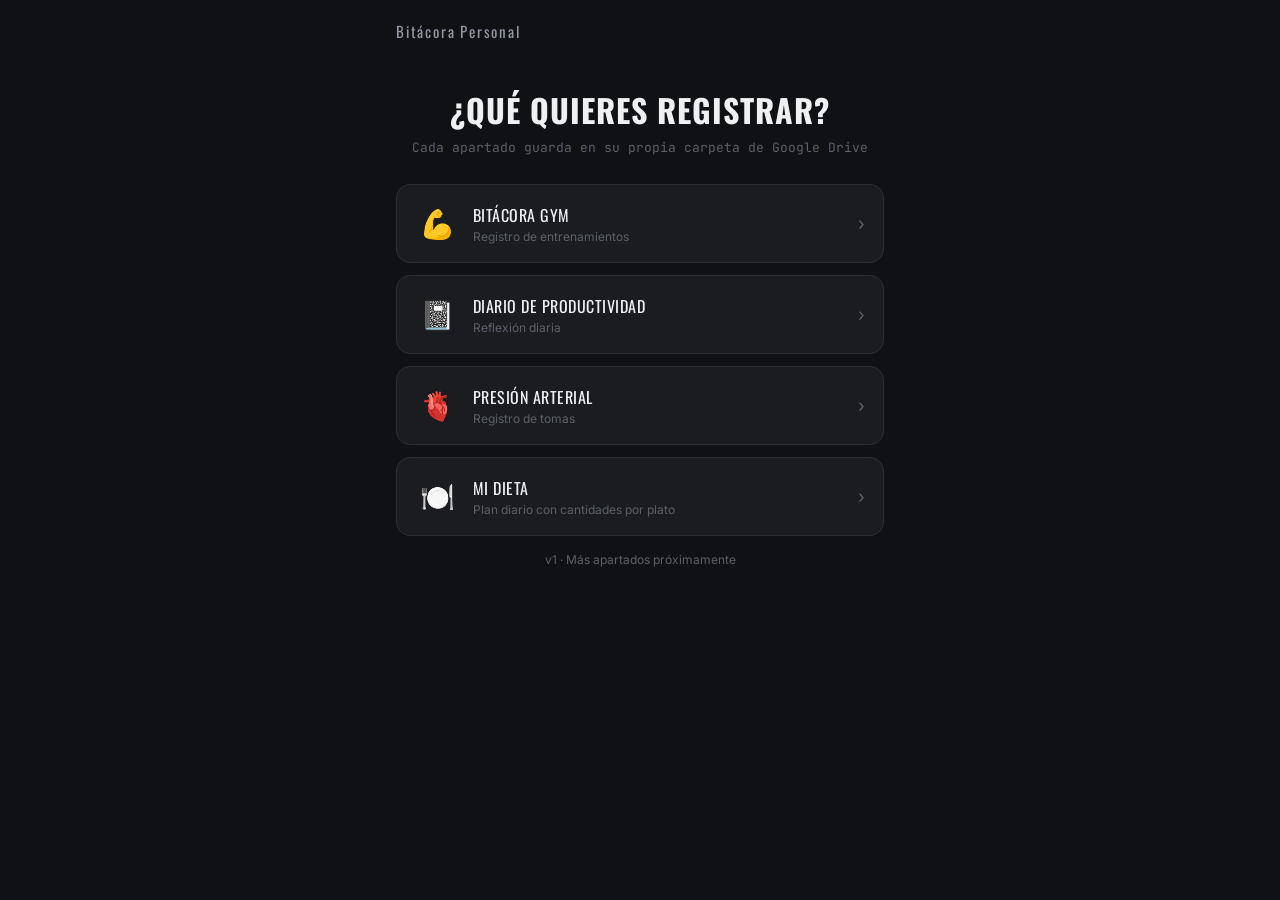
<file: index.html>
<!DOCTYPE html>
<html lang="es">
<head>
<meta charset="UTF-8">
<meta name="viewport" content="width=device-width, initial-scale=1, viewport-fit=cover">
<title>Bitácora Personal</title>
<meta name="apple-mobile-web-app-capable" content="yes">
<meta name="apple-mobile-web-app-status-bar-style" content="black-translucent">
<meta name="apple-mobile-web-app-title" content="Bitácora">
<meta name="mobile-web-app-capable" content="yes">
<meta name="theme-color" content="#101114">
<link rel="preconnect" href="https://fonts.googleapis.com">
<link rel="preconnect" href="https://fonts.gstatic.com" crossorigin>
<link href="https://fonts.googleapis.com/css2?family=Oswald:wght@500;600;700&family=Inter:wght@400;500;600&family=JetBrains+Mono:wght@500;600&display=swap" rel="stylesheet">
<link rel="stylesheet" href="shared/styles.css">
</head>
<body>

<div class="top">
  <span class="brand">Bitácora Personal</span>
</div>

<div class="hub-title"><h1>¿Qué quieres registrar?</h1></div>
<div class="hub-sub">Cada apartado guarda en su propia carpeta de Google Drive</div>

<a class="hub-card" href="gym.html">
  <div class="hub-icon">💪</div>
  <div>
    <div class="hub-card-title">Bitácora Gym</div>
    <div class="hub-card-sub">Registro de entrenamientos</div>
  </div>
  <div class="hub-card-arrow">›</div>
</a>

<a class="hub-card" href="journal.html">
  <div class="hub-icon">📓</div>
  <div>
    <div class="hub-card-title">Diario de Productividad</div>
    <div class="hub-card-sub">Reflexión diaria</div>
  </div>
  <div class="hub-card-arrow">›</div>
</a>

<a class="hub-card" href="presion.html">
  <div class="hub-icon">🫀</div>
  <div>
    <div class="hub-card-title">Presión Arterial</div>
    <div class="hub-card-sub">Registro de tomas</div>
  </div>
  <div class="hub-card-arrow">›</div>
</a>

<a class="hub-card" href="dieta.html">
  <div class="hub-icon">🍽️</div>
  <div>
    <div class="hub-card-title">Mi Dieta</div>
    <div class="hub-card-sub">Plan diario con cantidades por plato</div>
  </div>
  <div class="hub-card-arrow">›</div>
</a>

<div class="setup">v1 · Más apartados próximamente</div>

</body>
</html>
</file>
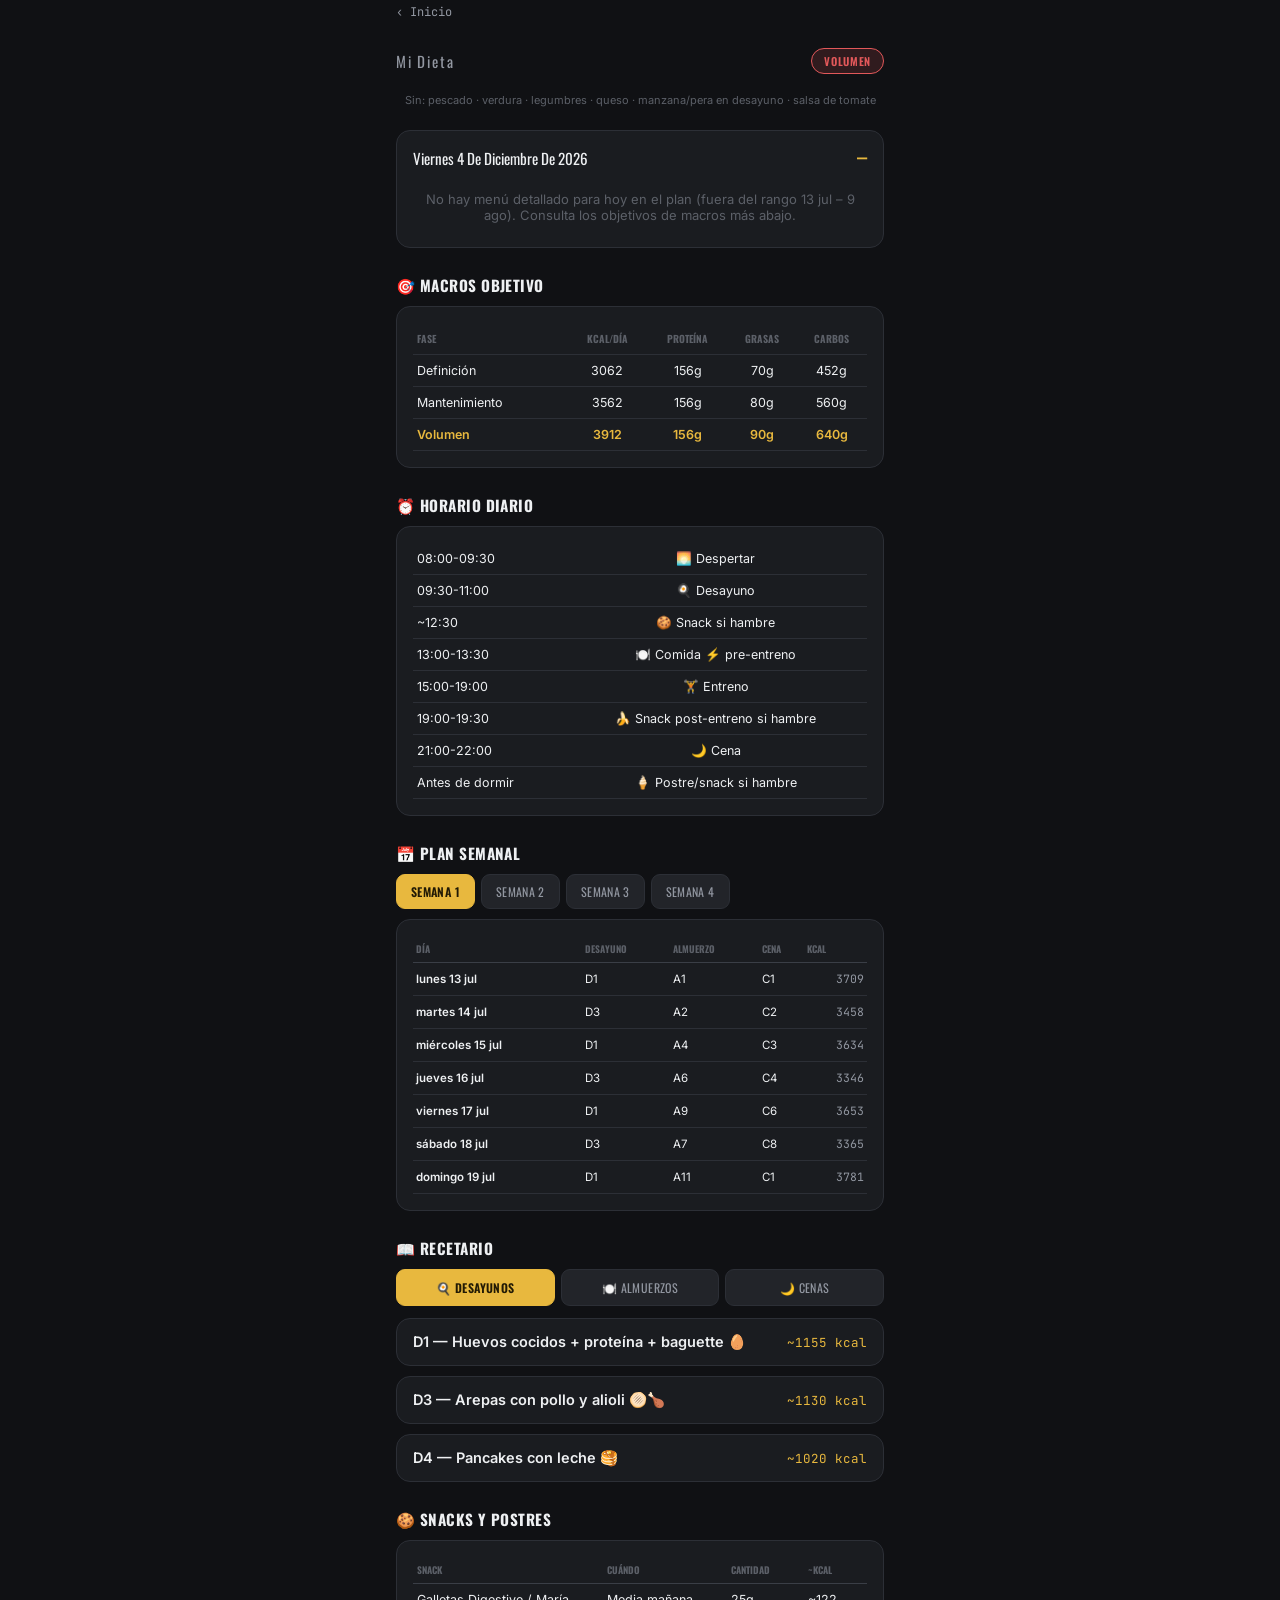
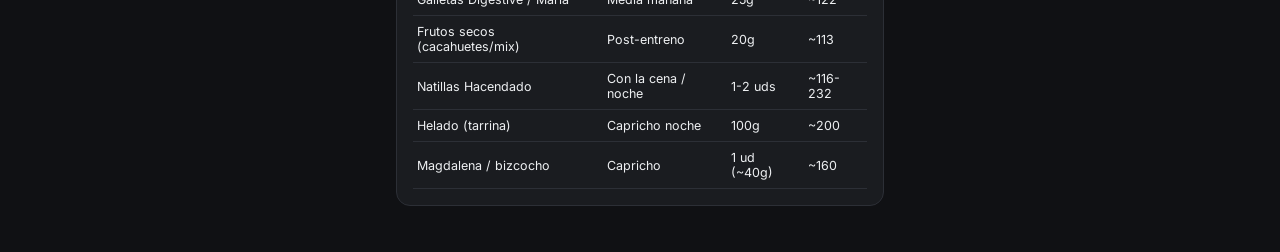
<file: dieta.html>
<!DOCTYPE html>
<html lang="es">
<head>
<meta charset="UTF-8">
<meta name="viewport" content="width=device-width, initial-scale=1, viewport-fit=cover">
<title>Mi Dieta</title>
<meta name="apple-mobile-web-app-capable" content="yes">
<meta name="apple-mobile-web-app-status-bar-style" content="black-translucent">
<meta name="apple-mobile-web-app-title" content="Dieta">
<meta name="mobile-web-app-capable" content="yes">
<meta name="theme-color" content="#101114">
<link rel="preconnect" href="https://fonts.googleapis.com">
<link rel="preconnect" href="https://fonts.gstatic.com" crossorigin>
<link href="https://fonts.googleapis.com/css2?family=Oswald:wght@500;600;700&family=Inter:wght@400;500;600&family=JetBrains+Mono:wght@500;600&display=swap" rel="stylesheet">
<link rel="stylesheet" href="shared/styles.css">
<style>
  .phase-badge{display:inline-block;padding:4px 12px;border-radius:20px;font-size:11px;font-family:'Oswald',sans-serif;text-transform:uppercase;letter-spacing:.06em;font-weight:600;}
  .phase-def{background:rgba(95,191,133,.15);color:var(--green);border:1px solid var(--green);}
  .phase-mant{background:rgba(232,184,62,.15);color:var(--accent);border:1px solid var(--accent);}
  .phase-vol{background:rgba(226,88,90,.15);color:var(--red);border:1px solid var(--red);}

  .diet-tags{font-size:11px;color:var(--text-3);text-align:center;margin:2px 0 20px;line-height:1.6;}

  .today-head{display:flex;align-items:center;justify-content:space-between;margin-bottom:14px;}
  .today-date{font-family:'Oswald',sans-serif;font-size:15px;text-transform:capitalize;}
  .today-kcal{font-family:'JetBrains Mono',monospace;color:var(--accent);font-size:17px;font-weight:600;}
  .meal-row{padding:11px 0;border-bottom:1px solid var(--border);}
  .meal-row:last-child{border-bottom:none;padding-bottom:0;}
  .meal-top{display:flex;justify-content:space-between;align-items:baseline;}
  .meal-label{font-size:10.5px;color:var(--text-3);text-transform:uppercase;letter-spacing:.08em;font-family:'Oswald',sans-serif;}
  .meal-name{font-size:14.5px;color:var(--text);margin-top:3px;font-weight:500;}
  .meal-kcal{font-family:'JetBrains Mono',monospace;color:var(--text-2);font-size:12.5px;white-space:nowrap;}
  .meal-empty{font-size:13px;color:var(--text-3);text-align:center;padding:8px 0;}

  .macro-table{width:100%;border-collapse:collapse;font-size:12.5px;}
  .macro-table th,.macro-table td{padding:8px 4px;text-align:center;border-bottom:1px solid var(--border);}
  .macro-table th:first-child,.macro-table td:first-child{text-align:left;}
  .macro-table th{font-family:'Oswald',sans-serif;font-size:10px;text-transform:uppercase;color:var(--text-3);}
  .macro-table tr.active td{color:var(--accent);font-weight:600;}

  .sched-table{width:100%;border-collapse:collapse;font-size:11.5px;}
  .sched-table th{font-family:'Oswald',sans-serif;font-size:9.5px;text-transform:uppercase;color:var(--text-3);text-align:left;padding:6px 3px;border-bottom:1px solid var(--border-strong);}
  .sched-table td{padding:8px 3px;border-bottom:1px solid var(--border);vertical-align:top;line-height:1.4;}
  .sched-table tr.today-row{background:rgba(232,184,62,.08);}
  .sched-table .wday{font-weight:600;color:var(--text);white-space:nowrap;}
  .sched-table .kcal-col{font-family:'JetBrains Mono',monospace;color:var(--text-2);white-space:nowrap;text-align:right;}

  .week-tabs{display:flex;gap:6px;margin-bottom:10px;overflow-x:auto;}
  .week-tab{flex-shrink:0;padding:8px 14px;border-radius:9px;border:1px solid var(--border);background:var(--surface-2);color:var(--text-2);font-size:12px;font-family:'Oswald',sans-serif;text-transform:uppercase;letter-spacing:.03em;}
  .week-tab.active{background:var(--accent);border-color:var(--accent);color:#221a05;font-weight:600;}

  .recipe-tabs{display:flex;gap:6px;margin-bottom:12px;}
  .recipe-tab{flex:1;padding:9px;text-align:center;border-radius:9px;border:1px solid var(--border);background:var(--surface-2);color:var(--text-2);font-size:12px;font-family:'Oswald',sans-serif;text-transform:uppercase;letter-spacing:.03em;}
  .recipe-tab.active{background:var(--accent);border-color:var(--accent);color:#221a05;font-weight:600;}

  details.recipe-card{background:var(--surface);border:1px solid var(--border);border-radius:var(--radius);padding:14px 16px;margin-bottom:10px;}
  details.recipe-card[open]{border-color:var(--border-strong);}
  .recipe-head{display:flex;justify-content:space-between;align-items:center;cursor:pointer;list-style:none;}
  .recipe-head::-webkit-details-marker{display:none;}
  .recipe-title{font-size:14.5px;font-weight:600;}
  .recipe-kcal{font-family:'JetBrains Mono',monospace;color:var(--accent);font-size:12.5px;white-space:nowrap;margin-left:10px;}
  .ing-table{width:100%;border-collapse:collapse;font-size:12px;margin-top:12px;}
  .ing-table th,.ing-table td{padding:6px 4px;text-align:center;border-bottom:1px solid var(--border);}
  .ing-table th:first-child,.ing-table td:first-child{text-align:left;}
  .ing-table th{font-family:'Oswald',sans-serif;font-size:9.5px;text-transform:uppercase;color:var(--text-3);}
  .ing-table td.active,.ing-table th.active{color:var(--accent);font-weight:600;}
  .recipe-note{font-size:12.5px;color:var(--text-2);line-height:1.55;margin-top:10px;}
  .recipe-warn{font-size:12px;color:var(--red);line-height:1.5;margin-top:8px;}

  .snack-table{width:100%;border-collapse:collapse;font-size:12.5px;}
  .snack-table th{font-family:'Oswald',sans-serif;font-size:9.5px;text-transform:uppercase;color:var(--text-3);text-align:left;padding:6px 4px;border-bottom:1px solid var(--border-strong);}
  .snack-table td{padding:8px 4px;border-bottom:1px solid var(--border);}

  .section-title{margin:26px 0 10px;font-size:13px;}
</style>
</head>
<body>

<a class="back-link" href="index.html">‹ Inicio</a>
<div class="top">
  <span class="brand">Mi Dieta</span>
  <span class="phase-badge phase-mant" id="phaseBadge">—</span>
</div>

<div class="diet-tags" id="dietTags"></div>

<div class="card" id="todayCard">
  <div class="today-head">
    <span class="today-date" id="todayDate">—</span>
    <span class="today-kcal" id="todayKcal">—</span>
  </div>
  <div id="todayMeals"><div class="meal-empty">Cargando…</div></div>
</div>

<div class="section-title"><h3>🎯 Macros objetivo</h3></div>
<div class="card">
  <table class="macro-table" id="macroTable"></table>
</div>

<div class="section-title"><h3>⏰ Horario diario</h3></div>
<div class="card">
  <table class="macro-table">
    <tr><td>08:00-09:30</td><td>🌅 Despertar</td></tr>
    <tr><td>09:30-11:00</td><td>🍳 Desayuno</td></tr>
    <tr><td>~12:30</td><td>🍪 Snack si hambre</td></tr>
    <tr><td>13:00-13:30</td><td>🍽️ Comida ⚡ pre-entreno</td></tr>
    <tr><td>15:00-19:00</td><td>🏋️ Entreno</td></tr>
    <tr><td>19:00-19:30</td><td>🍌 Snack post-entreno si hambre</td></tr>
    <tr><td>21:00-22:00</td><td>🌙 Cena</td></tr>
    <tr><td>Antes de dormir</td><td>🍦 Postre/snack si hambre</td></tr>
  </table>
</div>

<div class="section-title"><h3>📅 Plan semanal</h3></div>
<div class="week-tabs" id="weekTabs"></div>
<div class="card">
  <table class="sched-table" id="weekTable"></table>
</div>

<div class="section-title"><h3>📖 Recetario</h3></div>
<div class="recipe-tabs" id="recipeTabs">
  <div class="recipe-tab active" data-cat="D">🍳 Desayunos</div>
  <div class="recipe-tab" data-cat="A">🍽️ Almuerzos</div>
  <div class="recipe-tab" data-cat="C">🌙 Cenas</div>
</div>
<div id="recipeList"></div>

<div class="section-title"><h3>🍪 Snacks y postres</h3></div>
<div class="card">
  <table class="snack-table">
    <tr><th>Snack</th><th>Cuándo</th><th>Cantidad</th><th>~Kcal</th></tr>
    <tr><td>Galletas Digestive / María</td><td>Media mañana</td><td>25g</td><td>~122</td></tr>
    <tr><td>Frutos secos (cacahuetes/mix)</td><td>Post-entreno</td><td>20g</td><td>~113</td></tr>
    <tr><td>Natillas Hacendado</td><td>Con la cena / noche</td><td>1-2 uds</td><td>~116-232</td></tr>
    <tr><td>Helado (tarrina)</td><td>Capricho noche</td><td>100g</td><td>~200</td></tr>
    <tr><td>Magdalena / bizcocho</td><td>Capricho</td><td>1 ud (~40g)</td><td>~160</td></tr>
  </table>
</div>

<div class="setup" id="setupNote"></div>

<script src="shared/drive-auth.js"></script>
<script>
// ---- Datos extraídos de la dieta personal (Obsidian: DIETA.md) ----

const PHASES = { def: "Definición", mant: "Mantenimiento", vol: "Volumen" };

const MACROS = {
  def:  { kcal: 3062, p: 156, g: 70, c: 452 },
  mant: { kcal: 3562, p: 156, g: 80, c: 560 },
  vol:  { kcal: 3912, p: 156, g: 90, c: 640 },
};

// Rangos de fecha conocidos -> fase. Fuera de rango (antes/después) no hay
// menú detallado, solo se muestran los objetivos de macros generales.
const PHASE_RANGES = [
  { start: "2026-07-08", end: "2026-07-12", phase: "vol" },
  { start: "2026-07-13", end: "2026-08-09", phase: "mant" },
];
const AUTO_VOL_FROM = "2026-08-10"; // a partir de aquí el ciclo pasa solo a Volumen

const RECIPES = {
  D1: {
    cat: "D", title: "D1 — Huevos cocidos + proteína + baguette 🥚",
    ingredients: [
      ["Huevos cocidos", "4 uds", "4 uds", "4 uds"],
      ["Bacon / Pollo / Mortadela (según día)", "70g", "82g", "95g"],
      ["Pan de barra / baguette", "100g", "125g", "150g"],
    ],
    totals: { def: [915,50,58,57], mant: [1035,56,62,71], vol: [1155,62,67,86] },
    note: "Huevos a cocer 8-10 min desde que hierve el agua, enfriar en agua fría y pelar. En una sartén, bacon/pollo/mortadela a fuego medio. Come con la baguette. Huevos siempre cocidos, nunca fritos. Alterna proteína: Lunes=Bacon · Miércoles=Pollo plancha · Viernes=Mortadela · Domingo=Bacon.",
  },
  D3: {
    cat: "D", title: "D3 — Arepas con pollo y alioli 🫓🍗",
    ingredients: [
      ["Harina de maíz PAN", "120g", "140g", "160g"],
      ["Agua tibia", "~200ml", "~230ml", "~260ml"],
      ["Sal", "al gusto", "al gusto", "al gusto"],
      ["Aceite de girasol (pintar sartén)", "5ml", "5ml", "5ml"],
      ["Pechuga de pollo (plancha, relleno)", "120g", "150g", "180g"],
      ["Alioli Hacendado", "20g", "25g", "30g"],
    ],
    totals: { def: [810,48,18,108], mant: [970,58,22,128], vol: [1130,68,26,150] },
    note: "Mezcla la harina PAN con agua tibia y sal hasta obtener una masa que no se pegue ni se rompa. Forma bolas y aplasta hasta ~1,5cm. Sartén antiadherente a fuego medio con un pelín de aceite, 5-6 min por lado hasta costra dorada. Abre por la mitad y rellena con el pollo troceado + alioli.",
  },
  D4: {
    cat: "D", title: "D4 — Pancakes con leche 🥞",
    ingredients: [
      ["Preparado para pancakes (Mercadona)", "150g", "180g", "210g"],
      ["Leche entera", "150ml", "180ml", "210ml"],
      ["Huevos", "1 ud", "2 uds", "2 uds"],
      ["Aceite de girasol (sartén)", "5ml", "5ml", "5ml"],
      ["Miel o sirope de agave", "15g", "20g", "25g"],
    ],
    totals: { def: [680,22,14,115], mant: [870,30,20,142], vol: [1020,36,24,168] },
    note: "Mezcla el preparado + leche + huevo batido hasta que no haya grumos. Sartén antiadherente a fuego medio-bajo con gotita de aceite. Vierte un cazo pequeño, espera burbujas (~2 min), voltea y 1 min más. Apila y echa miel o sirope por encima.",
  },
  A1: {
    cat: "A", title: "A1 — Arroz con ajo y pimienta + Pollo plancha ⭐",
    ingredients: [
      ["Arroz blanco grano largo (crudo)", "190g", "220g", "260g"],
      ["Pechuga de pollo", "200g", "220g", "240g"],
      ["Aceite de oliva", "10ml", "12ml", "15ml"],
      ["Ajo", "2 dientes", "2 dientes", "3 dientes"],
      ["Pimienta negra + sal", "al gusto", "al gusto", "al gusto"],
    ],
    totals: { def: [1102,75,18,150], mant: [1272,84,22,174], vol: [1501,93,26,206] },
    note: "Cuece el arroz. En sartén, aceite + ajo picado 30s, añade el arroz cocido y saltea 2-3 min con pimienta. Pollo a la plancha con sal y pimienta.",
  },
  A2: {
    cat: "A", title: "A2 — Arroz al curry + Pollo (sin picante) 🟡",
    ingredients: [
      ["Arroz blanco grano largo (crudo)", "190g", "220g", "260g"],
      ["Pechuga de pollo", "200g", "220g", "240g"],
      ["Curry en polvo (sin picante)", "8g", "8g", "10g"],
      ["Aceite de oliva", "10ml", "12ml", "15ml"],
    ],
    totals: { def: [1070,75,17,148], mant: [1238,84,21,172], vol: [1462,94,25,204] },
    note: "Sofríe el curry en aceite 30s hasta que aromatice. Añade el arroz cocido y mezcla bien. Pollo a la plancha por separado. Sin salsa de tomate.",
  },
  A4: {
    cat: "A", title: "A4 — Arroz con pollo al ajillo 🧄",
    ingredients: [
      ["Arroz blanco grano largo (crudo)", "190g", "220g", "260g"],
      ["Pechuga de pollo (dados)", "200g", "220g", "240g"],
      ["Aceite de oliva", "12ml", "15ml", "18ml"],
      ["Ajo (laminados)", "3 dientes", "4 dientes", "4 dientes"],
      ["Pimentón ahumado + pimienta + sal", "al gusto", "al gusto", "al gusto"],
    ],
    totals: { def: [1115,75,20,150], mant: [1290,84,25,174], vol: [1520,94,29,206] },
    note: "Dora el ajo laminado en aceite a fuego bajo. Sube el fuego, añade el pollo en dados, pimentón, sal y pimienta. Saltea hasta dorar. Sirve sobre arroz blanco.",
  },
  A6: {
    cat: "A", title: "A6 — Pasta con pollo al ajillo 🍝🧄",
    ingredients: [
      ["Pasta (cualquier tipo, cruda)", "160g", "200g", "240g"],
      ["Pechuga de pollo (dados)", "200g", "220g", "240g"],
      ["Aceite de oliva", "12ml", "12ml", "15ml"],
      ["Ajo + pimienta + pimentón", "al gusto", "al gusto", "al gusto"],
    ],
    totals: { def: [985,76,16,123], mant: [1162,87,19,151], vol: [1368,97,22,180] },
    note: "Pollo al ajillo (como A4) sobre la pasta al dente con un hilo de aceite crudo.",
  },
  A7: {
    cat: "A", title: "A7 — Pollo empanado + Patatas fritas 🍗🍟",
    ingredients: [
      ["Pechuga de pollo (filetes finos)", "200g", "220g", "250g"],
      ["Pan rallado", "25g", "30g", "35g"],
      ["Huevo (para empanar)", "1 ud", "1 ud", "1 ud"],
      ["Aceite de girasol (freír pollo)", "20ml", "25ml", "30ml"],
      ["Patatas fritas congeladas (bolsa)", "250g", "300g", "350g"],
      ["Aceite de girasol (freír patatas)", "30ml", "35ml", "40ml"],
      ["Ketchup + alioli", "20g c/u", "25g c/u", "25g c/u"],
    ],
    totals: { def: [1050,65,55,75], mant: [1220,73,66,90], vol: [1415,82,77,106] },
    note: "Pollo: pasa por huevo batido y pan rallado, fríe en abundante aceite caliente. Patatas congeladas: directas al aceite bien caliente sin descongelar, ~8-10 min.",
    warn: "⚠️ Alta en grasa por la fritura. Ese día desayuno D3 o D4.",
  },
  A9: {
    cat: "A", title: "A9 — Arroz con soja + Pollo estilo asiático 🍚🥢",
    ingredients: [
      ["Arroz blanco grano largo (crudo)", "180g", "220g", "250g"],
      ["Pechuga de pollo (dados)", "200g", "220g", "240g"],
      ["Salsa de soja", "15ml", "20ml", "25ml"],
      ["Aceite de girasol", "10ml", "12ml", "15ml"],
      ["Ajo + pimienta", "al gusto", "al gusto", "al gusto"],
    ],
    totals: { def: [985,74,16,128], mant: [1135,84,18,156], vol: [1310,92,22,182] },
    note: "Saltea el pollo en dados a fuego fuerte con un poco de aceite hasta dorar. Añade el ajo picado 30s, vierte la soja y deja que glasee 1 min. Mezcla con el arroz cocido salteando todo junto a fuego alto (estilo wok).",
  },
  A11: {
    cat: "A", title: "A11 — Pasta cremosa con bacon y pollo 🍝🥓🍗",
    ingredients: [
      ["Pasta (cualquier tipo, cruda)", "160g", "200g", "240g"],
      ["Pechuga de pollo (dados)", "130g", "150g", "180g"],
      ["Bacon (tiras)", "50g", "60g", "70g"],
      ["Nata para cocinar Hacendado", "60ml", "80ml", "100ml"],
      ["Aceite de oliva", "8ml", "10ml", "12ml"],
      ["Ajo", "2 dientes", "2 dientes", "3 dientes"],
      ["Pimienta negra + sal", "al gusto", "al gusto", "al gusto"],
    ],
    totals: { def: [1180,62,46,128], mant: [1353,69,54,155], vol: [1560,78,62,182] },
    note: "Cuece la pasta al dente. Dora el bacon en tiras hasta que suelte grasa, retira. En esa grasa saltea el pollo con sal y pimienta hasta dorar. Baja el fuego, ajo picado 30s, vierte la nata y reduce 2 min. Devuelve el bacon, añade la pasta escurrida y mezcla con pimienta negra generosa. ~15 min.",
  },
  C1: {
    cat: "C", title: "C1 — Ternera/Cerdo + Patatas fritas + Salsa ajo-mantequilla 🥩🍟",
    ingredients: [
      ["Ternera magra (bistec/filete)", "150g", "170g", "200g"],
      ["Patatas fritas congeladas (bolsa)", "280g", "320g", "380g"],
      ["Aceite de girasol (freír patatas)", "25ml", "30ml", "35ml"],
      ["Mantequilla (salsa)", "10g", "12g", "15g"],
      ["Ajo (salsa)", "2 dientes", "2 dientes", "3 dientes"],
      ["Pan de barra", "80g", "100g", "120g"],
      ["Natillas Hacendado", "1 ud", "1 ud", "1 ud"],
    ],
    totals: { def: [1110,52,48,106], mant: [1285,59,55,124], vol: [1498,68,63,148] },
    note: "Patatas congeladas directo al aceite bien caliente, ~8-10 min. Salsa: derrite mantequilla a fuego bajo, añade ajo laminado 2 min hasta dorar, vierte sobre la carne.",
  },
  C2: {
    cat: "C", title: "C2 — Pasta con carne seca al ajillo 🍝",
    ingredients: [
      ["Pasta (cruda)", "150g", "180g", "220g"],
      ["Ternera picada 99%", "160g", "180g", "200g"],
      ["Aceite de oliva", "10ml", "12ml", "14ml"],
      ["Ajo + orégano + pimentón", "al gusto", "al gusto", "al gusto"],
      ["Natillas Hacendado", "1 ud", "1 ud", "1 ud"],
    ],
    totals: { def: [968,62,16,114], mant: [1128,71,19,141], vol: [1322,82,23,173] },
    note: "Dora la ternera con ajo y aceite a fuego fuerte hasta que quede bien seca y con costra. Pimentón + orégano al final. Mezcla con pasta al dente y un hilo de aceite crudo.",
  },
  C3: {
    cat: "C", title: "C3 — Pollo plancha + Arroz con ajo 🍚",
    ingredients: [
      ["Pechuga de pollo", "180g", "200g", "230g"],
      ["Arroz blanco grano largo (crudo)", "180g", "210g", "250g"],
      ["Aceite de oliva", "10ml", "12ml", "15ml"],
      ["Ajo + pimienta", "al gusto", "al gusto", "al gusto"],
    ],
    totals: { def: [1033,67,17,142], mant: [1192,76,22,166], vol: [1413,87,27,198] },
    note: "Pollo a la plancha con sal y pimienta. Arroz salteado con ajo y aceite.",
  },
  C4: {
    cat: "C", title: "C4 — Bacon + 4 Huevos cocidos + Pan 🥓🥚",
    ingredients: [
      ["Bacon (tiras)", "95g", "108g", "120g"],
      ["Huevos cocidos", "3 uds", "4 uds", "4 uds"],
      ["Pan de barra", "110g", "122g", "142g"],
      ["Natillas Hacendado", "2 uds", "1 ud", "1 ud"],
    ],
    totals: { def: [1070,52,57,92], mant: [1100,59,61,102], vol: [1195,64,65,118] },
    note: "Huevos cocidos en vez de fritos — se sube el bacon y el pan un poco para no perder calorías/grasas al quitar la fritura.",
    warn: "⚠️ Alta en grasa. Almuerzo ese día: A1, A2, A4 o A6. Desayuno: D1 o D3.",
  },
  C6: {
    cat: "C", title: "C6 — Hamburguesa casera + Patatas fritas 🍔🍟",
    ingredients: [
      ["Ternera picada 99%", "160g", "180g", "200g"],
      ["Pan de barra / baguette", "100g", "100g", "120g"],
      ["Patatas fritas congeladas (bolsa)", "250g", "300g", "350g"],
      ["Aceite de girasol (freír patatas)", "25ml", "30ml", "35ml"],
      ["Ketchup", "20g", "20g", "25g"],
      ["Mayonesa", "15g", "15g", "20g"],
    ],
    totals: { def: [1220,49,50,91], mant: [1375,56,58,109], vol: [1580,63,68,127] },
    note: "Forma la hamburguesa, sal+pimienta, sartén a fuego alto 3-4 min por lado. Patatas congeladas directo al aceite bien caliente.",
    warn: "⚠️ Alta en calorías y grasa. Ese día: D3 o D4 + A1/A2/A4/A6/A9 en almuerzo.",
  },
  C8: {
    cat: "C", title: "C8 — Pollo al curry + Arroz 🍛🍚",
    ingredients: [
      ["Arroz blanco grano largo (crudo)", "160g", "180g", "210g"],
      ["Pechuga de pollo (dados)", "200g", "220g", "240g"],
      ["Curry en polvo (sin picante)", "8g", "8g", "10g"],
      ["Nata para cocinar Hacendado", "40ml", "50ml", "60ml"],
      ["Aceite de oliva", "8ml", "10ml", "12ml"],
    ],
    totals: { def: [960,53,18,128], mant: [1053,56,20,142], vol: [1210,62,24,166] },
    note: "Saltea el pollo hasta dorar. Baja el fuego, añade el curry en el aceite 30s, vierte la nata y reduce 2-3 min hasta salsa espesa. Sirve sobre arroz blanco. Sin picante, sin tomate.",
  },
};

// [fecha ISO, desayuno, almuerzo, cena, snack "emoji kcal", kcal total del día]
const SCHEDULE = [
  // Semana 1 · 13-19 jul
  ["2026-07-13","D1","A1","C1","🍪 122",3709],
  ["2026-07-14","D3","A2","C2","🍪 122",3458],
  ["2026-07-15","D1","A4","C3","🍪 122",3634],
  ["2026-07-16","D3","A6","C4","🥜 113",3346],
  ["2026-07-17","D1","A9","C6","🥜 113",3653],
  ["2026-07-18","D3","A7","C8","🍪 122",3365],
  ["2026-07-19","D1","A11","C1","🥜 113",3781],
  // Semana 2 · 20-26 jul
  ["2026-07-20","D1","A2","C3","🍪 122",3582],
  ["2026-07-21","D3","A1","C1","🍪 122",3649],
  ["2026-07-22","D1","A6","C2","🍪 122",3442],
  ["2026-07-23","D3","A4","C8","🥜 113",3426],
  ["2026-07-24","D1","A9","C4","🥜 113",3379],
  ["2026-07-25","D3","A7","C6","🍪 122",3687],
  ["2026-07-26","D1","A11","C3","🥜 113",3688],
  // Semana 3 · 27 jul - 2 ago
  ["2026-07-27","D1","A1","C6","🍪 122",3799],
  ["2026-07-28","D3","A9","C3","🍪 122",3419],
  ["2026-07-29","D1","A2","C8","🍪 122",3443],
  ["2026-07-30","D3","A4","C2","🥜 113",3501],
  ["2026-07-31","D1","A1","C1","🥜 113",3700],
  ["2026-08-01","D3","A7","C4","🍪 122",3413],
  ["2026-08-02","D1","A6","C1","🥜 113",3590],
  // Semana 4 · 3-9 ago
  ["2026-08-03","D1","A11","C2","🍪 122",3633],
  ["2026-08-04","D3","A1","C8","🍪 122",3417],
  ["2026-08-05","D1","A9","C1","🍪 122",3572],
  ["2026-08-06","D3","A2","C6","🥜 113",3696],
  ["2026-08-07","D1","A4","C3","🥜 113",3625],
  ["2026-08-08","D3","A7","C4","🍪 122",3413],
  ["2026-08-09","D1","A6","C8","🥜 113",3358],
];

// ---- Helpers ----

function phaseForDate(iso){
  for(const r of PHASE_RANGES){ if(iso >= r.start && iso <= r.end) return r.phase; }
  if(iso >= AUTO_VOL_FROM) return "vol";
  return "vol"; // antes del 8 jul, por defecto la fase base del ciclo es Volumen
}

function fmtDia(iso){
  const dias=["domingo","lunes","martes","miércoles","jueves","viernes","sábado"];
  const meses=["ene","feb","mar","abr","may","jun","jul","ago","sep","oct","nov","dic"];
  const [y,m,d]=iso.split("-").map(Number);
  const dt=new Date(y,m-1,d);
  return `${dias[dt.getDay()]} ${d} ${meses[m-1]}`;
}

function ingRow(row, phaseKey){
  const idx = phaseKey==="def"?1:phaseKey==="mant"?2:3;
  return row.map((cell,i)=> i===0 ? cell : (i===idx ? `<span class="active">${cell}</span>` : cell)).join("|SEP|");
}

function renderPhaseBadge(phase){
  const el = document.getElementById("phaseBadge");
  el.textContent = PHASES[phase];
  el.className = "phase-badge phase-" + phase;
}

function renderMacroTable(activePhase){
  const t = document.getElementById("macroTable");
  let html = "<tr><th>Fase</th><th>Kcal/día</th><th>Proteína</th><th>Grasas</th><th>Carbos</th></tr>";
  for(const key of ["def","mant","vol"]){
    const m = MACROS[key];
    html += `<tr class="${key===activePhase?'active':''}"><td>${PHASES[key]}</td><td>${m.kcal}</td><td>${m.p}g</td><td>${m.g}g</td><td>${m.c}g</td></tr>`;
  }
  t.innerHTML = html;
}

function renderToday(){
  const todayISO = fechaISO();
  const day = SCHEDULE.find(r => r[0] === todayISO);
  document.getElementById("todayDate").textContent = fechaLarga();

  if(!day){
    document.getElementById("todayKcal").textContent = "—";
    document.getElementById("todayMeals").innerHTML =
      '<div class="meal-empty">No hay menú detallado para hoy en el plan (fuera del rango 13 jul – 9 ago). Consulta los objetivos de macros más abajo.</div>';
    return;
  }

  const phase = phaseForDate(todayISO);
  const [, dKey, aKey, cKey, snack, kcal] = day;
  document.getElementById("todayKcal").textContent = "~" + kcal.toLocaleString("es-ES") + " kcal";

  const meals = [
    ["Desayuno", RECIPES[dKey]],
    ["Almuerzo · pre-entreno", RECIPES[aKey]],
    ["Cena", RECIPES[cKey]],
  ];
  const idx = phase==="def"?0:phase==="mant"?1:2;
  let html = meals.map(([label, r]) => `
    <div class="meal-row">
      <div class="meal-top">
        <div>
          <div class="meal-label">${label}</div>
          <div class="meal-name">${r.title}</div>
        </div>
        <div class="meal-kcal">~${r.totals[phase][0]} kcal</div>
      </div>
    </div>`).join("");
  html += `<div class="meal-row"><div class="meal-top"><div><div class="meal-label">Snack</div><div class="meal-name">${snack.split(" ")[0]==="🍪"?"Galletas":"Frutos secos"}</div></div><div class="meal-kcal">${snack.split(" ").slice(1).join(" ")} kcal</div></div></div>`;
  document.getElementById("todayMeals").innerHTML = html;
}

function renderWeekTabs(){
  const tabs = document.getElementById("weekTabs");
  const todayISO = fechaISO();
  let currentWeek = 0;
  for(let w=0; w<4; w++){
    if(todayISO >= SCHEDULE[w*7][0] && todayISO <= SCHEDULE[w*7+6][0]) currentWeek = w;
  }
  tabs.innerHTML = [0,1,2,3].map(w => `<div class="week-tab${w===currentWeek?' active':''}" data-week="${w}">Semana ${w+1}</div>`).join("");
  tabs.querySelectorAll(".week-tab").forEach(tab => {
    tab.onclick = () => {
      tabs.querySelectorAll(".week-tab").forEach(t=>t.classList.remove("active"));
      tab.classList.add("active");
      renderWeekTable(Number(tab.dataset.week));
    };
  });
  renderWeekTable(currentWeek);
}

function renderWeekTable(week){
  const todayISO = fechaISO();
  const rows = SCHEDULE.slice(week*7, week*7+7);
  let html = "<tr><th>Día</th><th>Desayuno</th><th>Almuerzo</th><th>Cena</th><th>Kcal</th></tr>";
  for(const [iso,d,a,c,snack,kcal] of rows){
    html += `<tr class="${iso===todayISO?'today-row':''}">
      <td class="wday">${fmtDia(iso)}</td>
      <td>${RECIPES[d].title.split(" — ")[0]}</td>
      <td>${RECIPES[a].title.split(" — ")[0]}</td>
      <td>${RECIPES[c].title.split(" — ")[0]}</td>
      <td class="kcal-col">${kcal.toLocaleString("es-ES")}</td>
    </tr>`;
  }
  document.getElementById("weekTable").innerHTML = html;
}

function renderRecipes(cat){
  const list = document.getElementById("recipeList");
  const phase = phaseForDate(fechaISO());
  const items = Object.values(RECIPES).filter(r => r.cat === cat);
  list.innerHTML = items.map(r => {
    const idx = phase==="def"?1:phase==="mant"?2:3;
    const ingRows = r.ingredients.map(row =>
      `<tr>${row.map((cell,i)=>`<td class="${i===idx?'active':''}">${cell}</td>`).join("")}</tr>`
    ).join("");
    const [kD,pD,gD,cD] = r.totals.def, [kM,pM,gM,cM] = r.totals.mant, [kV,pV,gV,cV] = r.totals.vol;
    return `
    <details class="recipe-card">
      <summary class="recipe-head">
        <span class="recipe-title">${r.title}</span>
        <span class="recipe-kcal">~${r.totals[phase][0]} kcal</span>
      </summary>
      <table class="ing-table">
        <tr><th>Ingrediente</th><th class="${idx===1?'active':''}">Definición</th><th class="${idx===2?'active':''}">Mantenimiento</th><th class="${idx===3?'active':''}">Volumen</th></tr>
        ${ingRows}
        <tr><td><strong>TOTAL</strong></td>
          <td class="${idx===1?'active':''}">${kD}kcal · P${pD} G${gD} C${cD}</td>
          <td class="${idx===2?'active':''}">${kM}kcal · P${pM} G${gM} C${cM}</td>
          <td class="${idx===3?'active':''}">${kV}kcal · P${pV} G${gV} C${cV}</td>
        </tr>
      </table>
      <div class="recipe-note">📌 ${r.note}</div>
      ${r.warn ? `<div class="recipe-warn">${r.warn}</div>` : ""}
    </details>`;
  }).join("");
}

document.getElementById("recipeTabs").querySelectorAll(".recipe-tab").forEach(tab => {
  tab.onclick = () => {
    document.querySelectorAll(".recipe-tab").forEach(t=>t.classList.remove("active"));
    tab.classList.add("active");
    renderRecipes(tab.dataset.cat);
  };
});

const todayPhase = phaseForDate(fechaISO());
renderPhaseBadge(todayPhase);
renderMacroTable(todayPhase);
renderToday();
renderWeekTabs();
renderRecipes("D");

document.getElementById("dietTags").textContent =
  "Sin: pescado · verdura · legumbres · queso · manzana/pera en desayuno · salsa de tomate";
</script>
</body>
</html>
</file>
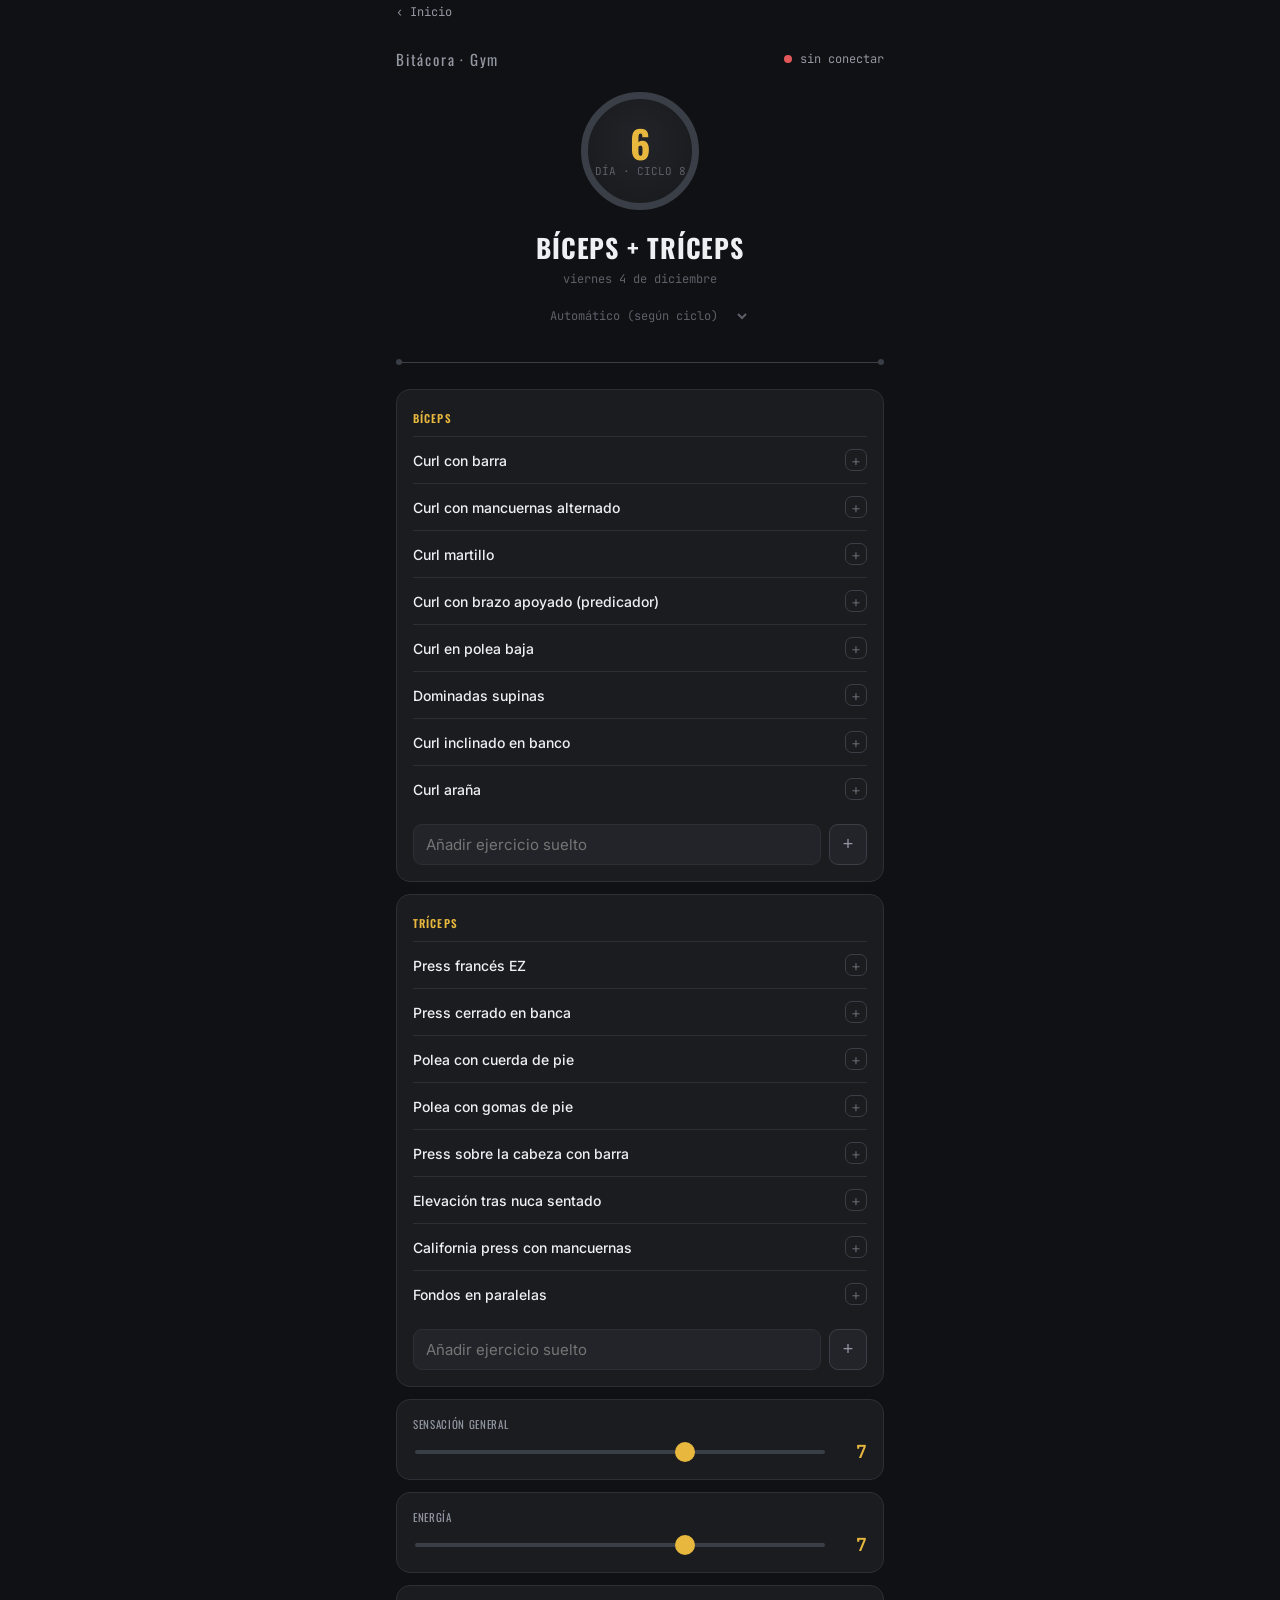
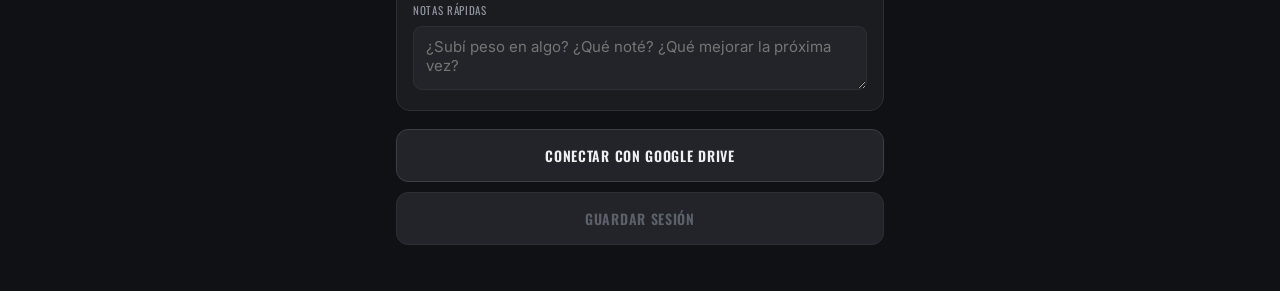
<file: gym.html>
<!DOCTYPE html>
<html lang="es">
<head>
<meta charset="UTF-8">
<meta name="viewport" content="width=device-width, initial-scale=1, viewport-fit=cover">
<title>Bitácora de Gym</title>
<meta name="apple-mobile-web-app-capable" content="yes">
<meta name="apple-mobile-web-app-status-bar-style" content="black-translucent">
<meta name="apple-mobile-web-app-title" content="Bitácora">
<meta name="mobile-web-app-capable" content="yes">
<meta name="theme-color" content="#101114">
<link rel="preconnect" href="https://fonts.googleapis.com">
<link rel="preconnect" href="https://fonts.gstatic.com" crossorigin>
<link href="https://fonts.googleapis.com/css2?family=Oswald:wght@500;600;700&family=Inter:wght@400;500;600&family=JetBrains+Mono:wght@500;600&display=swap" rel="stylesheet">
<script src="https://accounts.google.com/gsi/client" async defer></script>
<link rel="stylesheet" href="shared/styles.css">
<style>
  .plate{
    position:relative;width:118px;height:118px;border-radius:50%;
    border:7px solid var(--border-strong);
    background:radial-gradient(circle at 50% 42%, var(--surface-2) 0%, var(--surface) 70%);
    display:flex;flex-direction:column;align-items:center;justify-content:center;
    margin:6px auto 18px;
  }
  .plate .num{font-family:'Oswald',sans-serif;font-size:38px;font-weight:700;color:var(--accent);line-height:1;}
  .plate .of{font-family:'JetBrains Mono',monospace;font-size:11px;color:var(--text-3);margin-top:2px;}

  .barbell{display:flex;align-items:center;gap:0;margin:24px 0;}
  .barbell .dot{width:6px;height:6px;border-radius:50%;background:var(--border-strong);flex-shrink:0;}
  .barbell .bar{flex:1;height:1px;background:var(--border-strong);}

  .session-title{text-align:center;margin-bottom:4px;}
  .session-title h2{font-size:26px;color:var(--text);}
  .session-sub{text-align:center;font-size:12px;color:var(--text-3);font-family:'JetBrains Mono',monospace;margin-bottom:4px;}
  .rest-note{text-align:center;color:var(--text-2);font-size:14px;padding:24px 0;line-height:1.6;}

  .day-override{display:flex;justify-content:center;margin:10px 0 0;}
  .day-override select{
    background:transparent;border:none;color:var(--text-3);font-size:12px;
    font-family:'JetBrains Mono',monospace;text-align:center;width:auto;
  }

  .ex-row{border-top:1px solid var(--border);padding:12px 0;}
  .ex-row:first-of-type{border-top:none;padding-top:0;}
  .ex-head{display:flex;align-items:center;justify-content:space-between;cursor:pointer;}
  .ex-name{font-size:14px;font-weight:500;}
  .ex-toggle{width:22px;height:22px;border-radius:7px;border:1px solid var(--border-strong);display:flex;align-items:center;justify-content:center;color:var(--text-3);font-size:15px;flex-shrink:0;}
  .ex-toggle.active{background:var(--accent);border-color:var(--accent);color:#221a05;}

  .sets{display:none;margin-top:12px;}
  .sets.show{display:block;}
  .set-grid{display:grid;grid-template-columns:28px 1fr 1fr;gap:8px;align-items:center;margin-bottom:6px;}
  .set-grid .set-idx{font-family:'JetBrains Mono',monospace;font-size:11px;color:var(--text-3);text-align:center;}
  .set-labels{display:grid;grid-template-columns:28px 1fr 1fr;gap:8px;margin-bottom:4px;}
  .set-labels span{font-size:10px;color:var(--text-3);text-align:center;font-family:'JetBrains Mono',monospace;}

  .custom-ex{display:flex;gap:8px;margin-top:12px;}
  .custom-ex input{flex:1;}
  .custom-ex button{background:var(--surface-2);border:1px solid var(--border-strong);border-radius:9px;color:var(--text-2);font-size:18px;width:38px;flex-shrink:0;}
</style>
</head>
<body>

<a class="back-link" href="index.html">‹ Inicio</a>
<div class="top">
  <span class="brand">Bitácora · Gym</span>
  <div class="status-row"><span class="status-dot" id="statusDot"></span><span id="statusText">sin conectar</span></div>
</div>

<div class="plate">
  <div class="num" id="cycleNum">1</div>
  <div class="of">DÍA · CICLO 8</div>
</div>

<div class="session-title"><h2 id="groupTitle">Hombro</h2></div>
<div class="session-sub" id="dateSub"></div>
<div class="day-override">
  <select id="dayOverride"></select>
</div>

<div class="barbell"><div class="dot"></div><div class="bar"></div><div class="dot"></div></div>

<div id="restNote" class="rest-note" style="display:none">Hoy toca descanso.<br>Aun así puedes registrar sensación general o notas si quieres.</div>

<div id="exerciseWrap"></div>

<div class="card">
  <label class="field-label">Sensación general</label>
  <div class="slider-row">
    <input type="range" id="sensacion" min="1" max="10" step="1" value="7">
    <span class="slider-val" id="sensacionVal">7</span>
  </div>
</div>

<div class="card">
  <label class="field-label">Energía</label>
  <div class="slider-row">
    <input type="range" id="energia" min="1" max="10" step="1" value="7">
    <span class="slider-val" id="energiaVal">7</span>
  </div>
</div>

<div class="card">
  <label class="field-label">Notas rápidas</label>
  <textarea id="notas" placeholder="¿Subí peso en algo? ¿Qué noté? ¿Qué mejorar la próxima vez?"></textarea>
</div>

<div class="btn-row">
  <button class="btn" id="btnConnect">Conectar con Google Drive</button>
  <button class="btn primary" id="btnSave" disabled>Guardar sesión</button>
</div>

<div class="setup" id="setupNote"></div>
<div class="toast" id="toast"></div>

<script src="shared/drive-auth.js"></script>
<script>
const CONFIG = {
  CLIENT_ID: "441287844321-aogess41472vgr7o74s9bel12ftb067q.apps.googleusercontent.com",
  API_KEY: "AIzaSyBpEczqZdQfkvgMGll1Le8YjMgEwGDssbY",
  SCOPE: "https://www.googleapis.com/auth/drive.file",
  FOLDER_PATH: ["02 - Cuerpo", "Rutina", "Historial Gym"],
  CYCLE_START: "2026-07-16"
};

const drive = new DriveApp(CONFIG);

const CYCLE = [
  { grupo: "Hombro", tipo: "hombro" },
  { grupo: "Bíceps + Tríceps", tipo: "biceps_triceps" },
  { grupo: "Espalda + Hombros", tipo: "espalda_hombros" },
  { grupo: "Descanso", tipo: "descanso" },
  { grupo: "Pecho + Hombros", tipo: "pecho_hombros" },
  { grupo: "Bíceps + Tríceps", tipo: "biceps_triceps" },
  { grupo: "Pecho + Hombros", tipo: "pecho_hombros" },
  { grupo: "Descanso", tipo: "descanso" }
];

const EXERCISES = {
  hombro: { "": [
    "Press militar con barra","Elevaciones laterales","Aperturas de ángel","Press Arnold",
    "Face pull con cuerda","Pájaros en polea","Elevaciones frontales con disco"
  ]},
  biceps_triceps: {
    "Bíceps": ["Curl con barra","Curl con mancuernas alternado","Curl martillo","Curl con brazo apoyado (predicador)","Curl en polea baja","Dominadas supinas","Curl inclinado en banco","Curl araña"],
    "Tríceps": ["Press francés EZ","Press cerrado en banca","Polea con cuerda de pie","Polea con gomas de pie","Press sobre la cabeza con barra","Elevación tras nuca sentado","California press con mancuernas","Fondos en paralelas"]
  },
  espalda_hombros: {
    "Espalda": ["Remo con barra","Dominadas","Remo de pie en banca (Pendlay Row)","Peso muerto","Remo en T (T-bar row)","Remo con mancuerna un brazo","Remo en banco inclinado","Pull-over con mancuerna"],
    "Hombros": ["Press militar con barra","Elevaciones laterales","Aperturas de ángel","Face pull con cuerda","Press Arnold"]
  },
  pecho_hombros: {
    "Pecho": ["Press plano con barra","Press plano con mancuernas","Press inclinado con barra","Press inclinado con mancuernas","Aperturas con mancuernas","Aperturas en cable cruzado","Elevaciones frontales con mancuerna","Fondos en paralelas"],
    "Hombros": ["Press militar con barra","Elevaciones laterales","Aperturas de ángel","Press Arnold","Pájaros en polea (posterior)"]
  },
  descanso: {}
};

let state = { added: {}, manualDay: null };

function todayISO(){ return fechaISO(); }
function cycleDay(){
  if(state.manualDay !== null) return state.manualDay;
  const start = new Date(CONFIG.CYCLE_START + "T00:00:00");
  const now = new Date();
  const today = new Date(now.getFullYear(), now.getMonth(), now.getDate());
  const diff = Math.floor((today - start) / 86400000);
  return ((diff % 8) + 8) % 8;
}

function renderHeader(){
  const day = cycleDay();
  const info = CYCLE[day];
  document.getElementById("cycleNum").textContent = day + 1;
  document.getElementById("groupTitle").textContent = info.grupo;
  const d = new Date();
  const dias = ["domingo","lunes","martes","miércoles","jueves","viernes","sábado"];
  const meses = ["enero","febrero","marzo","abril","mayo","junio","julio","agosto","septiembre","octubre","noviembre","diciembre"];
  document.getElementById("dateSub").textContent = `${dias[d.getDay()]} ${d.getDate()} de ${meses[d.getMonth()]}`;
  document.getElementById("restNote").style.display = info.tipo === "descanso" ? "block" : "none";
  return info;
}

function renderDayOverride(){
  const sel = document.getElementById("dayOverride");
  sel.innerHTML = "";
  const autoOpt = document.createElement("option");
  autoOpt.value = "auto";
  autoOpt.textContent = "Automático (según ciclo)";
  sel.appendChild(autoOpt);
  CYCLE.forEach((c, i) => {
    const opt = document.createElement("option");
    opt.value = i;
    opt.textContent = `Día ${i+1} — ${c.grupo}`;
    sel.appendChild(opt);
  });
  sel.value = state.manualDay === null ? "auto" : state.manualDay;
  sel.onchange = () => {
    state.manualDay = sel.value === "auto" ? null : parseInt(sel.value, 10);
    state.added = {};
    renderAll();
  };
}

function exerciseKey(name){ return name.replace(/[^a-z0-9]/gi, "_").toLowerCase(); }

function renderExercises(info){
  const wrap = document.getElementById("exerciseWrap");
  wrap.innerHTML = "";
  const cats = EXERCISES[info.tipo];
  Object.keys(cats).forEach(catName => {
    const card = document.createElement("div");
    card.className = "card";
    if(catName){
      const lbl = document.createElement("div");
      lbl.className = "cat-label";
      lbl.textContent = catName;
      card.appendChild(lbl);
    }
    cats[catName].forEach(name => {
      card.appendChild(buildExerciseRow(name));
    });
    const customRow = document.createElement("div");
    customRow.className = "custom-ex";
    customRow.innerHTML = `<input type="text" placeholder="Añadir ejercicio suelto" id="custom-${exerciseKey(catName||'main')}"><button type="button">+</button>`;
    customRow.querySelector("button").onclick = () => {
      const inp = customRow.querySelector("input");
      if(inp.value.trim()){
        card.insertBefore(buildExerciseRow(inp.value.trim()), customRow);
        inp.value = "";
      }
    };
    card.appendChild(customRow);
    wrap.appendChild(card);
  });
}

function buildExerciseRow(name){
  const key = exerciseKey(name) + "-" + Math.random().toString(36).slice(2,7);
  const row = document.createElement("div");
  row.className = "ex-row";
  row.innerHTML = `
    <div class="ex-head">
      <span class="ex-name">${name}</span>
      <span class="ex-toggle">+</span>
    </div>
    <div class="sets">
      <div class="set-labels"><span></span><span>KG</span><span>REPS</span></div>
      ${[1,2,3,4].map(i => `
      <div class="set-grid">
        <span class="set-idx">S${i}</span>
        <input type="number" inputmode="decimal" placeholder="0" class="peso">
        <input type="number" inputmode="numeric" placeholder="0" class="reps">
      </div>`).join("")}
    </div>
  `;
  const head = row.querySelector(".ex-head");
  const toggle = row.querySelector(".ex-toggle");
  const sets = row.querySelector(".sets");
  head.onclick = () => {
    const active = toggle.classList.toggle("active");
    sets.classList.toggle("show", active);
    toggle.textContent = active ? "✓" : "+";
    state.added[key] = active ? { name, row } : undefined;
  };
  row.dataset.name = name;
  row.dataset.key = key;
  return row;
}

function renderAll(){
  const info = renderHeader();
  renderDayOverride();
  renderExercises(info);
}

document.getElementById("sensacion").oninput = e => document.getElementById("sensacionVal").textContent = e.target.value;
document.getElementById("energia").oninput = e => document.getElementById("energiaVal").textContent = e.target.value;

function showToast(msg, kind){
  const t = document.getElementById("toast");
  t.textContent = msg;
  t.className = "toast show " + (kind || "");
  setTimeout(() => { t.className = "toast"; }, 3200);
}

function setConnected(on){
  document.getElementById("statusDot").classList.toggle("ok", on);
  document.getElementById("statusText").textContent = on ? "conectado" : "sin conectar";
  document.getElementById("btnSave").disabled = !on;
  document.getElementById("btnConnect").textContent = on ? "Reconectar Google Drive" : "Conectar con Google Drive";
}

drive.onStatusChange = (connected) => {
  setConnected(connected);
  if(connected) showToast("Conectado a Google Drive", "ok");
};

document.getElementById("btnConnect").onclick = () => {
  if(CONFIG.CLIENT_ID.includes("TU_CLIENT_ID")){
    showToast("Falta configurar el Client ID de Google", "err");
    return;
  }
  drive.connect();
};

function buildMarkdown(info){
  const fecha = todayISO();
  const sensacion = document.getElementById("sensacion").value;
  const energia = document.getElementById("energia").value;
  const notas = document.getElementById("notas").value.trim();

  const activeRows = Object.values(state.added).filter(Boolean);
  let tabla = "| Ejercicio | Serie 1 | Serie 2 | Serie 3 | Serie 4 |\n|-----------|---------|---------|---------|---------|\n";
  if(activeRows.length === 0){
    tabla += "| — | — | — | — | — |\n";
  } else {
    activeRows.forEach(({ name, row }) => {
      const pesos = [...row.querySelectorAll(".peso")].map(i => i.value);
      const reps = [...row.querySelectorAll(".reps")].map(i => i.value);
      const cells = pesos.map((p, i) => {
        if(!p && !reps[i]) return "";
        return `${p || "?"} kg × ${reps[i] || "?"}`;
      });
      while(cells.length < 4) cells.push("");
      tabla += `| ${name} | ${cells[0]} | ${cells[1]} | ${cells[2]} | ${cells[3]} |\n`;
    });
  }

  return `---
fecha: ${fecha}
grupo: ${info.grupo}
día-ciclo: ${cycleDay() + 1}
sensación: ${sensacion}
energía: ${energia}
tags: [gym, sesion, app]
---

# 💪 ${fecha} — ${info.grupo}

**Sensación general:** ${sensacion}/10
**Energía:** ${energia}/10
**Notas rápidas:** ${notas || "—"}

---

## Ejercicios

${tabla}
---

## ¿Cómo fue la sesión?

**¿Subí peso en algo?**

**¿Qué noté?**
${notas || ""}

**¿Qué mejorar la próxima vez?**
`;
}

document.getElementById("btnSave").onclick = async () => {
  const info = CYCLE[cycleDay()];
  const btn = document.getElementById("btnSave");
  btn.disabled = true;
  btn.textContent = "Guardando…";
  try{
    const folderId = await drive.ensureFolderPath(CONFIG.FOLDER_PATH);
    const content = buildMarkdown(info);
    const filename = `${todayISO()} — ${info.grupo}.md`;
    await drive.uploadMarkdown(folderId, filename, content);
    showToast("Sesión guardada en Drive", "ok");
  }catch(err){
    showToast("No se pudo guardar. Revisa la conexión.", "err");
    console.error(err);
  }finally{
    btn.disabled = false;
    btn.textContent = "Guardar sesión";
  }
};

document.getElementById("setupNote").innerHTML =
  CONFIG.CLIENT_ID.includes("TU_CLIENT_ID")
    ? "Configura tu Client ID de Google en el código antes de usar la app."
    : "";

renderAll();
window.addEventListener("load", () => {
  setTimeout(() => drive.initGoogle(), 400);
});
</script>
</body>
</html>
</file>
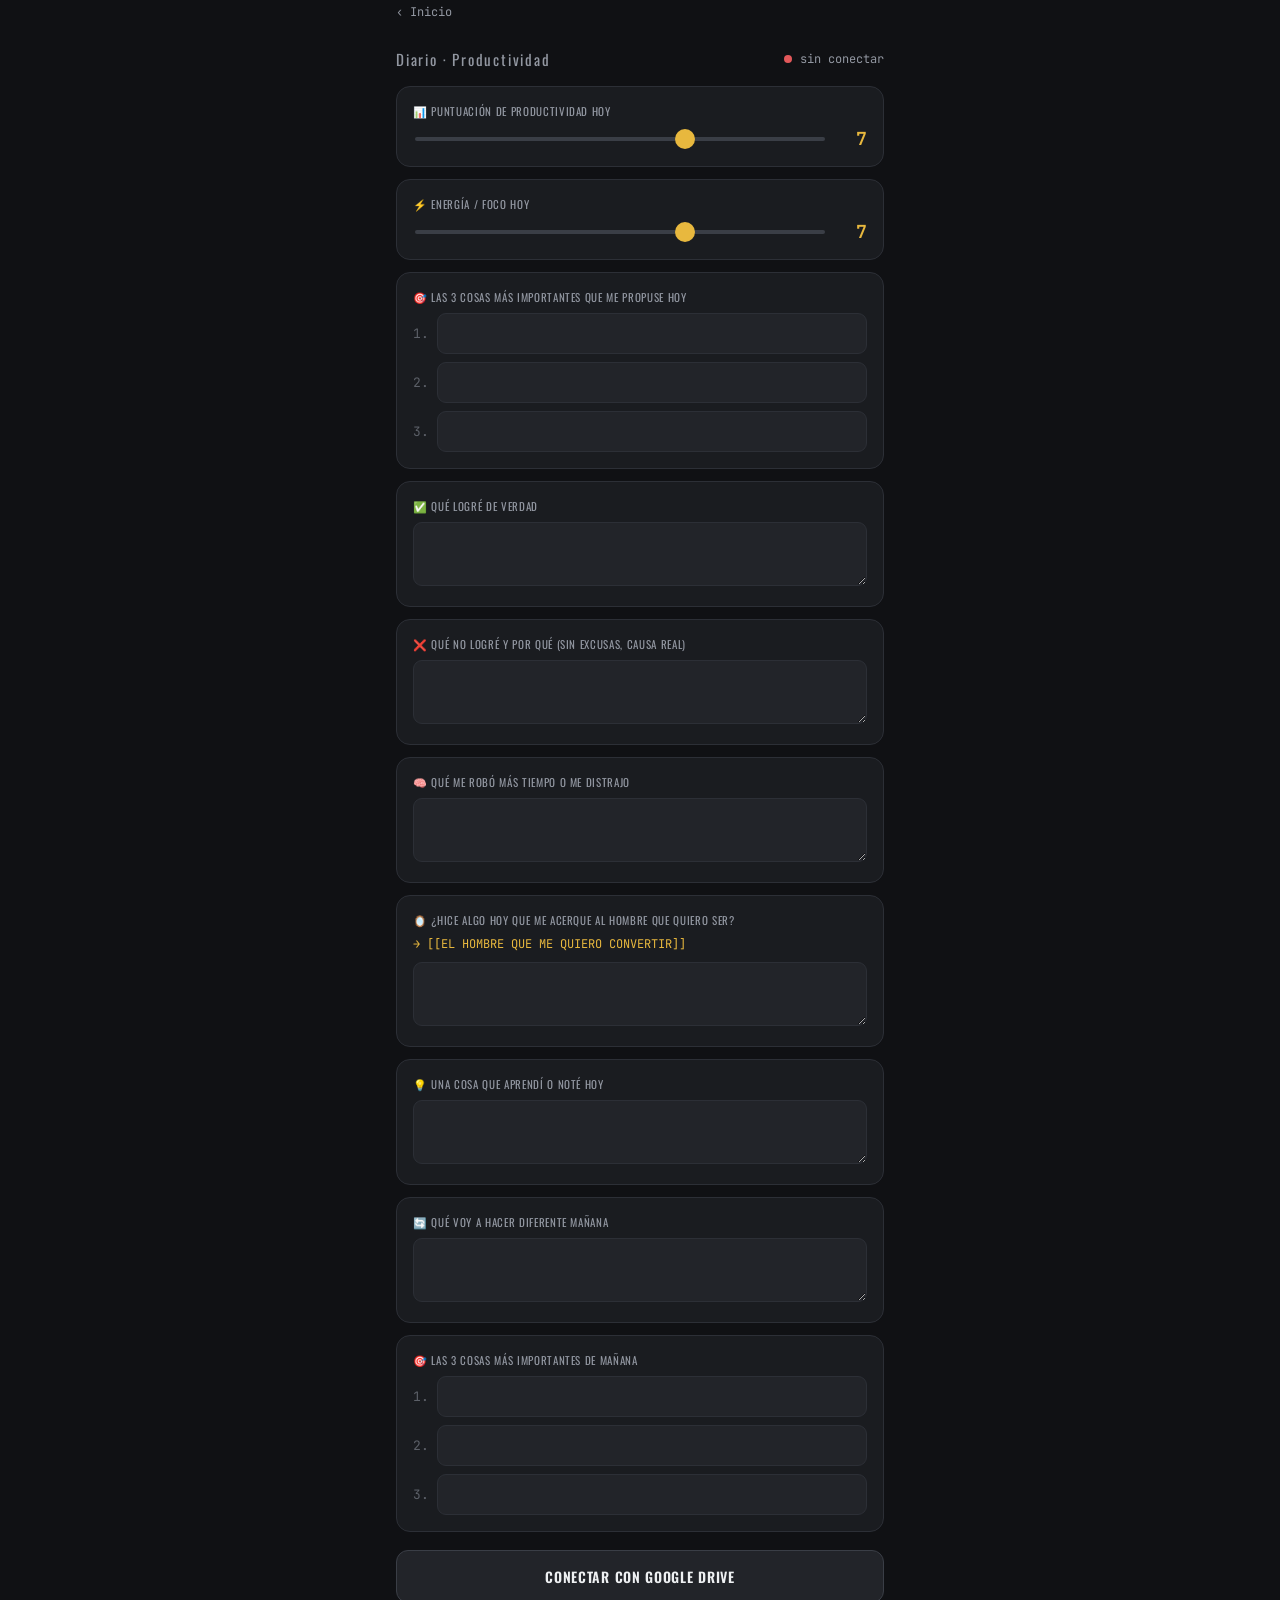
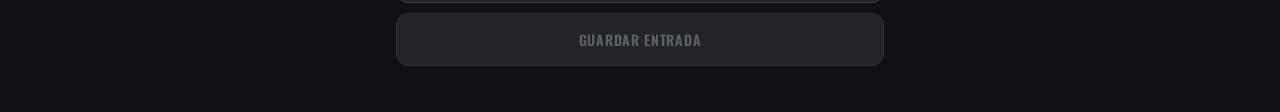
<file: journal.html>
<!DOCTYPE html>
<html lang="es">
<head>
<meta charset="UTF-8">
<meta name="viewport" content="width=device-width, initial-scale=1, viewport-fit=cover">
<title>Diario de Productividad</title>
<meta name="apple-mobile-web-app-capable" content="yes">
<meta name="apple-mobile-web-app-status-bar-style" content="black-translucent">
<meta name="apple-mobile-web-app-title" content="Diario">
<meta name="mobile-web-app-capable" content="yes">
<meta name="theme-color" content="#101114">
<link rel="preconnect" href="https://fonts.googleapis.com">
<link rel="preconnect" href="https://fonts.gstatic.com" crossorigin>
<link href="https://fonts.googleapis.com/css2?family=Oswald:wght@500;600;700&family=Inter:wght@400;500;600&family=JetBrains+Mono:wght@500;600&display=swap" rel="stylesheet">
<script src="https://accounts.google.com/gsi/client" async defer></script>
<link rel="stylesheet" href="shared/styles.css">
<style>
  .top3-input{display:flex;align-items:center;gap:8px;margin-bottom:8px;}
  .top3-input:last-child{margin-bottom:0;}
  .top3-idx{font-family:'JetBrains Mono',monospace;color:var(--text-3);font-size:13px;width:16px;flex-shrink:0;}
  .link-note{font-size:12px;color:var(--accent);font-family:'JetBrains Mono',monospace;margin-bottom:10px;}
</style>
</head>
<body>

<a class="back-link" href="index.html">‹ Inicio</a>
<div class="top">
  <span class="brand">Diario · Productividad</span>
  <div class="status-row"><span class="status-dot" id="statusDot"></span><span id="statusText">sin conectar</span></div>
</div>

<div class="card">
  <label class="field-label">📊 Puntuación de productividad hoy</label>
  <div class="slider-row">
    <input type="range" id="productividad" min="1" max="10" step="1" value="7">
    <span class="slider-val" id="productividadVal">7</span>
  </div>
</div>

<div class="card">
  <label class="field-label">⚡ Energía / foco hoy</label>
  <div class="slider-row">
    <input type="range" id="energiaFoco" min="1" max="10" step="1" value="7">
    <span class="slider-val" id="energiaFocoVal">7</span>
  </div>
</div>

<div class="card">
  <label class="field-label">🎯 Las 3 cosas más importantes que me propuse hoy</label>
  <div class="top3-input"><span class="top3-idx">1.</span><input type="text" id="top1Hoy"></div>
  <div class="top3-input"><span class="top3-idx">2.</span><input type="text" id="top2Hoy"></div>
  <div class="top3-input"><span class="top3-idx">3.</span><input type="text" id="top3Hoy"></div>
</div>

<div class="card">
  <label class="field-label">✅ Qué logré de verdad</label>
  <textarea id="logrado"></textarea>
</div>

<div class="card">
  <label class="field-label">❌ Qué no logré y por qué (sin excusas, causa real)</label>
  <textarea id="noLogrado"></textarea>
</div>

<div class="card">
  <label class="field-label">🧠 Qué me robó más tiempo o me distrajo</label>
  <textarea id="distraccion"></textarea>
</div>

<div class="card">
  <label class="field-label">🪞 ¿Hice algo hoy que me acerque al hombre que quiero ser?</label>
  <div class="link-note">→ [[EL HOMBRE QUE ME QUIERO CONVERTIR]]</div>
  <textarea id="hombreReflexion"></textarea>
</div>

<div class="card">
  <label class="field-label">💡 Una cosa que aprendí o noté hoy</label>
  <textarea id="aprendizaje"></textarea>
</div>

<div class="card">
  <label class="field-label">🔄 Qué voy a hacer diferente mañana</label>
  <textarea id="diferente"></textarea>
</div>

<div class="card">
  <label class="field-label">🎯 Las 3 cosas más importantes de mañana</label>
  <div class="top3-input"><span class="top3-idx">1.</span><input type="text" id="top1Manana"></div>
  <div class="top3-input"><span class="top3-idx">2.</span><input type="text" id="top2Manana"></div>
  <div class="top3-input"><span class="top3-idx">3.</span><input type="text" id="top3Manana"></div>
</div>

<div class="btn-row">
  <button class="btn" id="btnConnect">Conectar con Google Drive</button>
  <button class="btn primary" id="btnSave" disabled>Guardar entrada</button>
</div>

<div class="setup" id="setupNote"></div>
<div class="toast" id="toast"></div>

<script src="shared/drive-auth.js"></script>
<script>
const CONFIG = {
  CLIENT_ID: "441287844321-aogess41472vgr7o74s9bel12ftb067q.apps.googleusercontent.com",
  API_KEY: "AIzaSyBpEczqZdQfkvgMGll1Le8YjMgEwGDssbY",
  SCOPE: "https://www.googleapis.com/auth/drive.file",
  FOLDER_PATH: ["Diario de Produ1"]
};

const drive = new DriveApp(CONFIG);

document.getElementById("productividad").oninput = e => document.getElementById("productividadVal").textContent = e.target.value;
document.getElementById("energiaFoco").oninput = e => document.getElementById("energiaFocoVal").textContent = e.target.value;

function showToast(msg, kind){
  const t = document.getElementById("toast");
  t.textContent = msg;
  t.className = "toast show " + (kind || "");
  setTimeout(() => { t.className = "toast"; }, 3200);
}

function setConnected(on){
  document.getElementById("statusDot").classList.toggle("ok", on);
  document.getElementById("statusText").textContent = on ? "conectado" : "sin conectar";
  document.getElementById("btnSave").disabled = !on;
  document.getElementById("btnConnect").textContent = on ? "Reconectar Google Drive" : "Conectar con Google Drive";
}

drive.onStatusChange = (connected) => {
  setConnected(connected);
  if(connected) showToast("Conectado a Google Drive", "ok");
};

document.getElementById("btnConnect").onclick = () => {
  if(CONFIG.CLIENT_ID.includes("TU_CLIENT_ID")){
    showToast("Falta configurar el Client ID de Google", "err");
    return;
  }
  drive.connect();
};

function fechaTitulo(){
  const d = new Date();
  const meses = ["Enero","Febrero","Marzo","Abril","Mayo","Junio","Julio","Agosto","Septiembre","Octubre","Noviembre","Diciembre"];
  return `${d.getDate()} ${meses[d.getMonth()]} ${d.getFullYear()}`;
}

function val(id){ return document.getElementById(id).value.trim(); }

function buildMarkdown(){
  return `### ${fechaTitulo()}

**📊 Puntuación de productividad hoy (1-10):** ${val("productividad")}
**⚡ Energía / foco hoy (1-10):** ${val("energiaFoco")}

**🎯 Las 3 cosas más importantes que me propuse hoy:**
1. ${val("top1Hoy")}
2. ${val("top2Hoy")}
3. ${val("top3Hoy")}

**✅ Qué logré de verdad:**
${val("logrado")}

**❌ Qué no logré y por qué (sin excusas, causa real):**
${val("noLogrado")}

**🧠 Qué me robó más tiempo o me distrajo:**
${val("distraccion")}

**🪞 ¿Hice algo hoy que me acerque al hombre que quiero ser?** → [[EL HOMBRE QUE ME QUIERO CONVERTIR]]
${val("hombreReflexion")}

**💡 Una cosa que aprendí o noté hoy:**
${val("aprendizaje")}

**🔄 Qué voy a hacer diferente mañana:**
${val("diferente")}

**🎯 Las 3 cosas más importantes de mañana:**
1. ${val("top1Manana")}
2. ${val("top2Manana")}
3. ${val("top3Manana")}
`;
}

document.getElementById("btnSave").onclick = async () => {
  const btn = document.getElementById("btnSave");
  btn.disabled = true;
  btn.textContent = "Guardando…";
  try{
    const folderId = await drive.ensureFolderPath(CONFIG.FOLDER_PATH);
    const content = buildMarkdown();
    const filename = `${fechaISO()} — Diario.md`;
    await drive.uploadMarkdown(folderId, filename, content);
    showToast("Entrada guardada en Drive", "ok");
  }catch(err){
    showToast("No se pudo guardar. Revisa la conexión.", "err");
    console.error(err);
  }finally{
    btn.disabled = false;
    btn.textContent = "Guardar entrada";
  }
};

document.getElementById("setupNote").innerHTML =
  CONFIG.CLIENT_ID.includes("TU_CLIENT_ID")
    ? "Configura tu Client ID de Google en el código antes de usar la app."
    : "";

window.addEventListener("load", () => {
  setTimeout(() => drive.initGoogle(), 400);
});
</script>
</body>
</html>
</file>
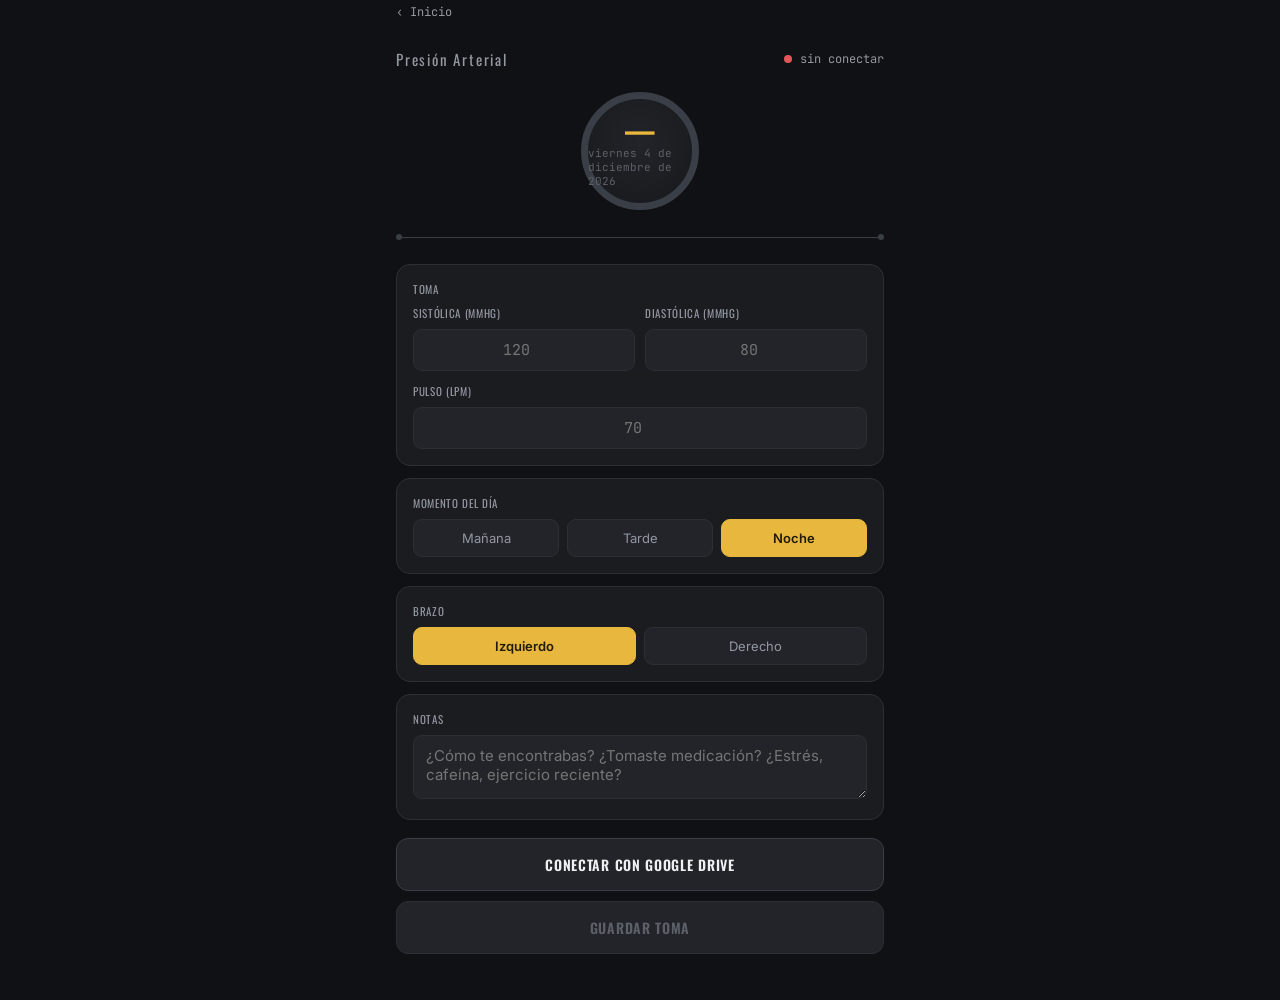
<file: presion.html>
<!DOCTYPE html>
<html lang="es">
<head>
<meta charset="UTF-8">
<meta name="viewport" content="width=device-width, initial-scale=1, viewport-fit=cover">
<title>Presión Arterial</title>
<meta name="apple-mobile-web-app-capable" content="yes">
<meta name="apple-mobile-web-app-status-bar-style" content="black-translucent">
<meta name="apple-mobile-web-app-title" content="Presión">
<meta name="mobile-web-app-capable" content="yes">
<meta name="theme-color" content="#101114">
<link rel="preconnect" href="https://fonts.googleapis.com">
<link rel="preconnect" href="https://fonts.gstatic.com" crossorigin>
<link href="https://fonts.googleapis.com/css2?family=Oswald:wght@500;600;700&family=Inter:wght@400;500;600&family=JetBrains+Mono:wght@500;600&display=swap" rel="stylesheet">
<script src="https://accounts.google.com/gsi/client" async defer></script>
<link rel="stylesheet" href="shared/styles.css">
<style>
  .plate{
    position:relative;width:118px;height:118px;border-radius:50%;
    border:7px solid var(--border-strong);
    background:radial-gradient(circle at 50% 42%, var(--surface-2) 0%, var(--surface) 70%);
    display:flex;flex-direction:column;align-items:center;justify-content:center;
    margin:6px auto 18px;
  }
  .plate .num{font-family:'Oswald',sans-serif;font-size:30px;font-weight:700;color:var(--accent);line-height:1;}
  .plate .of{font-family:'JetBrains Mono',monospace;font-size:11px;color:var(--text-3);margin-top:2px;}
  .barbell{display:flex;align-items:center;gap:0;margin:24px 0;}
  .barbell .dot{width:6px;height:6px;border-radius:50%;background:var(--border-strong);flex-shrink:0;}
  .barbell .bar{flex:1;height:1px;background:var(--border-strong);}
  .chip-row{display:flex;gap:8px;}
  .chip{flex:1;padding:10px;text-align:center;border-radius:9px;border:1px solid var(--border);background:var(--surface-2);color:var(--text-2);font-size:13px;cursor:pointer;}
  .chip.active{background:var(--accent);border-color:var(--accent);color:#221a05;font-weight:600;}
</style>
</head>
<body>

<a class="back-link" href="index.html">‹ Inicio</a>
<div class="top">
  <span class="brand">Presión Arterial</span>
  <div class="status-row"><span class="status-dot" id="statusDot"></span><span id="statusText">sin conectar</span></div>
</div>

<div class="plate">
  <div class="num" id="lastReading">—</div>
  <div class="of" id="dateSub"></div>
</div>

<div class="barbell"><div class="dot"></div><div class="bar"></div><div class="dot"></div></div>

<div class="card">
  <label class="field-label">Toma</label>
  <div class="field-row">
    <div>
      <label class="field-label">Sistólica (mmHg)</label>
      <input type="number" inputmode="numeric" id="sistolica" placeholder="120">
    </div>
    <div>
      <label class="field-label">Diastólica (mmHg)</label>
      <input type="number" inputmode="numeric" id="diastolica" placeholder="80">
    </div>
  </div>
  <div class="field-row" style="grid-template-columns:1fr;">
    <div>
      <label class="field-label">Pulso (lpm)</label>
      <input type="number" inputmode="numeric" id="pulso" placeholder="70">
    </div>
  </div>
</div>

<div class="card">
  <label class="field-label">Momento del día</label>
  <div class="chip-row" id="momentoChips">
    <div class="chip" data-val="Mañana">Mañana</div>
    <div class="chip" data-val="Tarde">Tarde</div>
    <div class="chip" data-val="Noche">Noche</div>
  </div>
</div>

<div class="card">
  <label class="field-label">Brazo</label>
  <div class="chip-row" id="brazoChips">
    <div class="chip" data-val="Izquierdo">Izquierdo</div>
    <div class="chip" data-val="Derecho">Derecho</div>
  </div>
</div>

<div class="card">
  <label class="field-label">Notas</label>
  <textarea id="notas" placeholder="¿Cómo te encontrabas? ¿Tomaste medicación? ¿Estrés, cafeína, ejercicio reciente?"></textarea>
</div>

<div class="btn-row">
  <button class="btn" id="btnConnect">Conectar con Google Drive</button>
  <button class="btn primary" id="btnSave" disabled>Guardar toma</button>
</div>

<div class="setup" id="setupNote"></div>
<div class="toast" id="toast"></div>

<script src="shared/drive-auth.js"></script>
<script>
const CONFIG = {
  CLIENT_ID: "441287844321-aogess41472vgr7o74s9bel12ftb067q.apps.googleusercontent.com",
  API_KEY: "AIzaSyBpEczqZdQfkvgMGll1Le8YjMgEwGDssbY",
  SCOPE: "https://www.googleapis.com/auth/drive.file",
  FOLDER_PATH: ["Presión Arterial"]
};

const drive = new DriveApp(CONFIG);
let state = { momento: null, brazo: null };

function nowHHMM(){
  const d = new Date();
  const pad = n => n.toString().padStart(2,"0");
  return `${pad(d.getHours())}:${pad(d.getMinutes())}`;
}

function autoMomento(){
  const h = new Date().getHours();
  if(h < 13) return "Mañana";
  if(h < 20) return "Tarde";
  return "Noche";
}

function setupChips(containerId, stateKey, defaultVal){
  const container = document.getElementById(containerId);
  const chips = [...container.querySelectorAll(".chip")];
  chips.forEach(chip => {
    chip.onclick = () => {
      chips.forEach(c => c.classList.remove("active"));
      chip.classList.add("active");
      state[stateKey] = chip.dataset.val;
    };
  });
  const def = chips.find(c => c.dataset.val === defaultVal) || chips[0];
  def.click();
}

function showToast(msg, kind){
  const t = document.getElementById("toast");
  t.textContent = msg;
  t.className = "toast show " + (kind || "");
  setTimeout(() => { t.className = "toast"; }, 3200);
}

function setConnected(on){
  document.getElementById("statusDot").classList.toggle("ok", on);
  document.getElementById("statusText").textContent = on ? "conectado" : "sin conectar";
  document.getElementById("btnSave").disabled = !on;
  document.getElementById("btnConnect").textContent = on ? "Reconectar Google Drive" : "Conectar con Google Drive";
}

drive.onStatusChange = (connected) => {
  setConnected(connected);
  if(connected) showToast("Conectado a Google Drive", "ok");
};

document.getElementById("btnConnect").onclick = () => {
  if(CONFIG.CLIENT_ID.includes("TU_CLIENT_ID")){
    showToast("Falta configurar el Client ID de Google", "err");
    return;
  }
  drive.connect();
};

document.getElementById("sistolica").oninput = e => {
  document.getElementById("lastReading").textContent = e.target.value || "—";
};

function buildMarkdown(){
  const fecha = fechaISO();
  const hora = nowHHMM();
  const sis = document.getElementById("sistolica").value;
  const dia = document.getElementById("diastolica").value;
  const pulso = document.getElementById("pulso").value;
  const notas = document.getElementById("notas").value.trim();

  return `---
fecha: ${fecha}
hora: ${hora}
sistólica: ${sis}
diastólica: ${dia}
pulso: ${pulso}
momento: ${state.momento}
brazo: ${state.brazo}
tags: [salud, presion-arterial, app]
---

# 🫀 ${fecha} ${hora} — ${sis}/${dia} mmHg

**Sistólica:** ${sis || "—"} mmHg
**Diastólica:** ${dia || "—"} mmHg
**Pulso:** ${pulso || "—"} lpm
**Momento del día:** ${state.momento}
**Brazo:** ${state.brazo}

**Notas:**
${notas || "—"}
`;
}

document.getElementById("btnSave").onclick = async () => {
  const sis = document.getElementById("sistolica").value;
  const dia = document.getElementById("diastolica").value;
  if(!sis || !dia){
    showToast("Rellena al menos sistólica y diastólica", "err");
    return;
  }
  const btn = document.getElementById("btnSave");
  btn.disabled = true;
  btn.textContent = "Guardando…";
  try{
    const folderId = await drive.ensureFolderPath(CONFIG.FOLDER_PATH);
    const content = buildMarkdown();
    const filename = `${fechaISO()} ${nowHHMM().replace(":","")} — Presión ${sis}-${dia}.md`;
    await drive.uploadMarkdown(folderId, filename, content);
    showToast("Toma guardada en Drive", "ok");
    document.getElementById("sistolica").value = "";
    document.getElementById("diastolica").value = "";
    document.getElementById("pulso").value = "";
    document.getElementById("notas").value = "";
  }catch(err){
    showToast("No se pudo guardar. Revisa la conexión.", "err");
    console.error(err);
  }finally{
    btn.disabled = false;
    btn.textContent = "Guardar toma";
  }
};

document.getElementById("setupNote").innerHTML =
  CONFIG.CLIENT_ID.includes("TU_CLIENT_ID")
    ? "Configura tu Client ID de Google en el código antes de usar la app."
    : "";

document.getElementById("dateSub").textContent = fechaLarga();
setupChips("momentoChips", "momento", autoMomento());
setupChips("brazoChips", "brazo", "Izquierdo");

window.addEventListener("load", () => {
  setTimeout(() => drive.initGoogle(), 400);
});
</script>
</body>
</html>
</file>
<file: shared/styles.css>
:root{
  --bg:#101114;
  --surface:#1a1c20;
  --surface-2:#222429;
  --border:#2c2f36;
  --border-strong:#3a3e46;
  --accent:#e8b83e;
  --accent-dim:#8a6c1f;
  --text:#eef0f2;
  --text-2:#9297a1;
  --text-3:#5c6068;
  --green:#5fbf85;
  --red:#e2585a;
  --radius:14px;
}
*{box-sizing:border-box;-webkit-tap-highlight-color:transparent;}
html,body{margin:0;padding:0;background:var(--bg);color:var(--text);}
body{
  font-family:'Inter',sans-serif;
  padding:env(safe-area-inset-top) 16px calc(env(safe-area-inset-bottom) + 32px);
  max-width:520px;margin:0 auto;
  -webkit-font-smoothing:antialiased;
}
h1,h2,h3{font-family:'Oswald',sans-serif;text-transform:uppercase;letter-spacing:.03em;margin:0;}
a{color:inherit;text-decoration:none;}

.top{display:flex;align-items:center;justify-content:space-between;padding:20px 0 16px;}
.top .brand{font-family:'Oswald',sans-serif;font-size:15px;letter-spacing:.12em;color:var(--text-2);}
.status-dot{width:8px;height:8px;border-radius:50%;background:var(--red);}
.status-dot.ok{background:var(--green);}
.status-row{display:flex;align-items:center;gap:8px;font-size:12px;color:var(--text-2);font-family:'JetBrains Mono',monospace;}

.back-link{display:inline-flex;align-items:center;gap:6px;font-size:12px;color:var(--text-2);font-family:'JetBrains Mono',monospace;margin-bottom:8px;}

.card{background:var(--surface);border:1px solid var(--border);border-radius:var(--radius);padding:16px;margin-bottom:12px;}
.cat-label{font-size:11px;letter-spacing:.1em;color:var(--accent);text-transform:uppercase;font-weight:600;margin:4px 0 10px;font-family:'Oswald',sans-serif;}

label.field-label{display:block;font-size:11px;letter-spacing:.06em;color:var(--text-2);text-transform:uppercase;margin-bottom:8px;font-family:'Oswald',sans-serif;}
.slider-row{display:flex;align-items:center;gap:12px;}
input[type="range"]{-webkit-appearance:none;flex:1;height:4px;background:var(--border-strong);border-radius:2px;}
input[type="range"]::-webkit-slider-thumb{-webkit-appearance:none;width:20px;height:20px;border-radius:50%;background:var(--accent);}
.slider-val{font-family:'JetBrains Mono',monospace;font-size:18px;color:var(--accent);min-width:28px;text-align:right;font-weight:600;}

input[type="text"],input[type="number"],textarea,select{
  width:100%;background:var(--surface-2);border:1px solid var(--border);border-radius:9px;
  color:var(--text);font-size:15px;padding:10px 12px;font-family:'Inter',sans-serif;
}
input[type="number"]{font-family:'JetBrains Mono',monospace;text-align:center;}
textarea{resize:vertical;min-height:64px;}
input:focus,textarea:focus,select:focus{outline:none;border-color:var(--accent);}

.field-row{display:grid;grid-template-columns:1fr 1fr;gap:10px;margin-bottom:12px;}
.field-row:last-child{margin-bottom:0;}

.btn{
  width:100%;padding:15px;border-radius:12px;border:1px solid var(--border-strong);
  background:var(--surface-2);color:var(--text);font-size:14px;font-weight:600;
  font-family:'Oswald',sans-serif;letter-spacing:.05em;text-transform:uppercase;
}
.btn:active{transform:scale(.98);}
.btn.primary{background:var(--accent);border-color:var(--accent);color:#221a05;}
.btn.primary:disabled{background:var(--surface-2);border-color:var(--border);color:var(--text-3);}
.btn-row{display:flex;flex-direction:column;gap:10px;margin-top:18px;}

.toast{
  position:fixed;left:16px;right:16px;bottom:24px;max-width:488px;margin:0 auto;
  background:var(--surface-2);border:1px solid var(--border-strong);border-radius:12px;
  padding:13px 16px;font-size:13px;text-align:center;opacity:0;transition:opacity .25s;pointer-events:none;
}
.toast.show{opacity:1;}
.toast.ok{border-color:var(--green);color:var(--green);}
.toast.err{border-color:var(--red);color:var(--red);}

.setup{font-size:12px;color:var(--text-3);text-align:center;margin-top:14px;line-height:1.6;}

/* Página principal (hub) */
.hub-title{text-align:center;margin:28px 0 6px;}
.hub-sub{text-align:center;color:var(--text-3);font-size:13px;margin-bottom:28px;font-family:'JetBrains Mono',monospace;}
.hub-card{
  display:flex;align-items:center;gap:14px;background:var(--surface);border:1px solid var(--border);
  border-radius:var(--radius);padding:18px;margin-bottom:12px;
}
.hub-card:active{transform:scale(.98);}
.hub-icon{font-size:28px;width:44px;text-align:center;flex-shrink:0;}
.hub-card-title{font-family:'Oswald',sans-serif;font-size:16px;text-transform:uppercase;letter-spacing:.03em;}
.hub-card-sub{font-size:12px;color:var(--text-3);margin-top:2px;}
.hub-card-arrow{margin-left:auto;color:var(--text-3);font-size:18px;}
</file>
